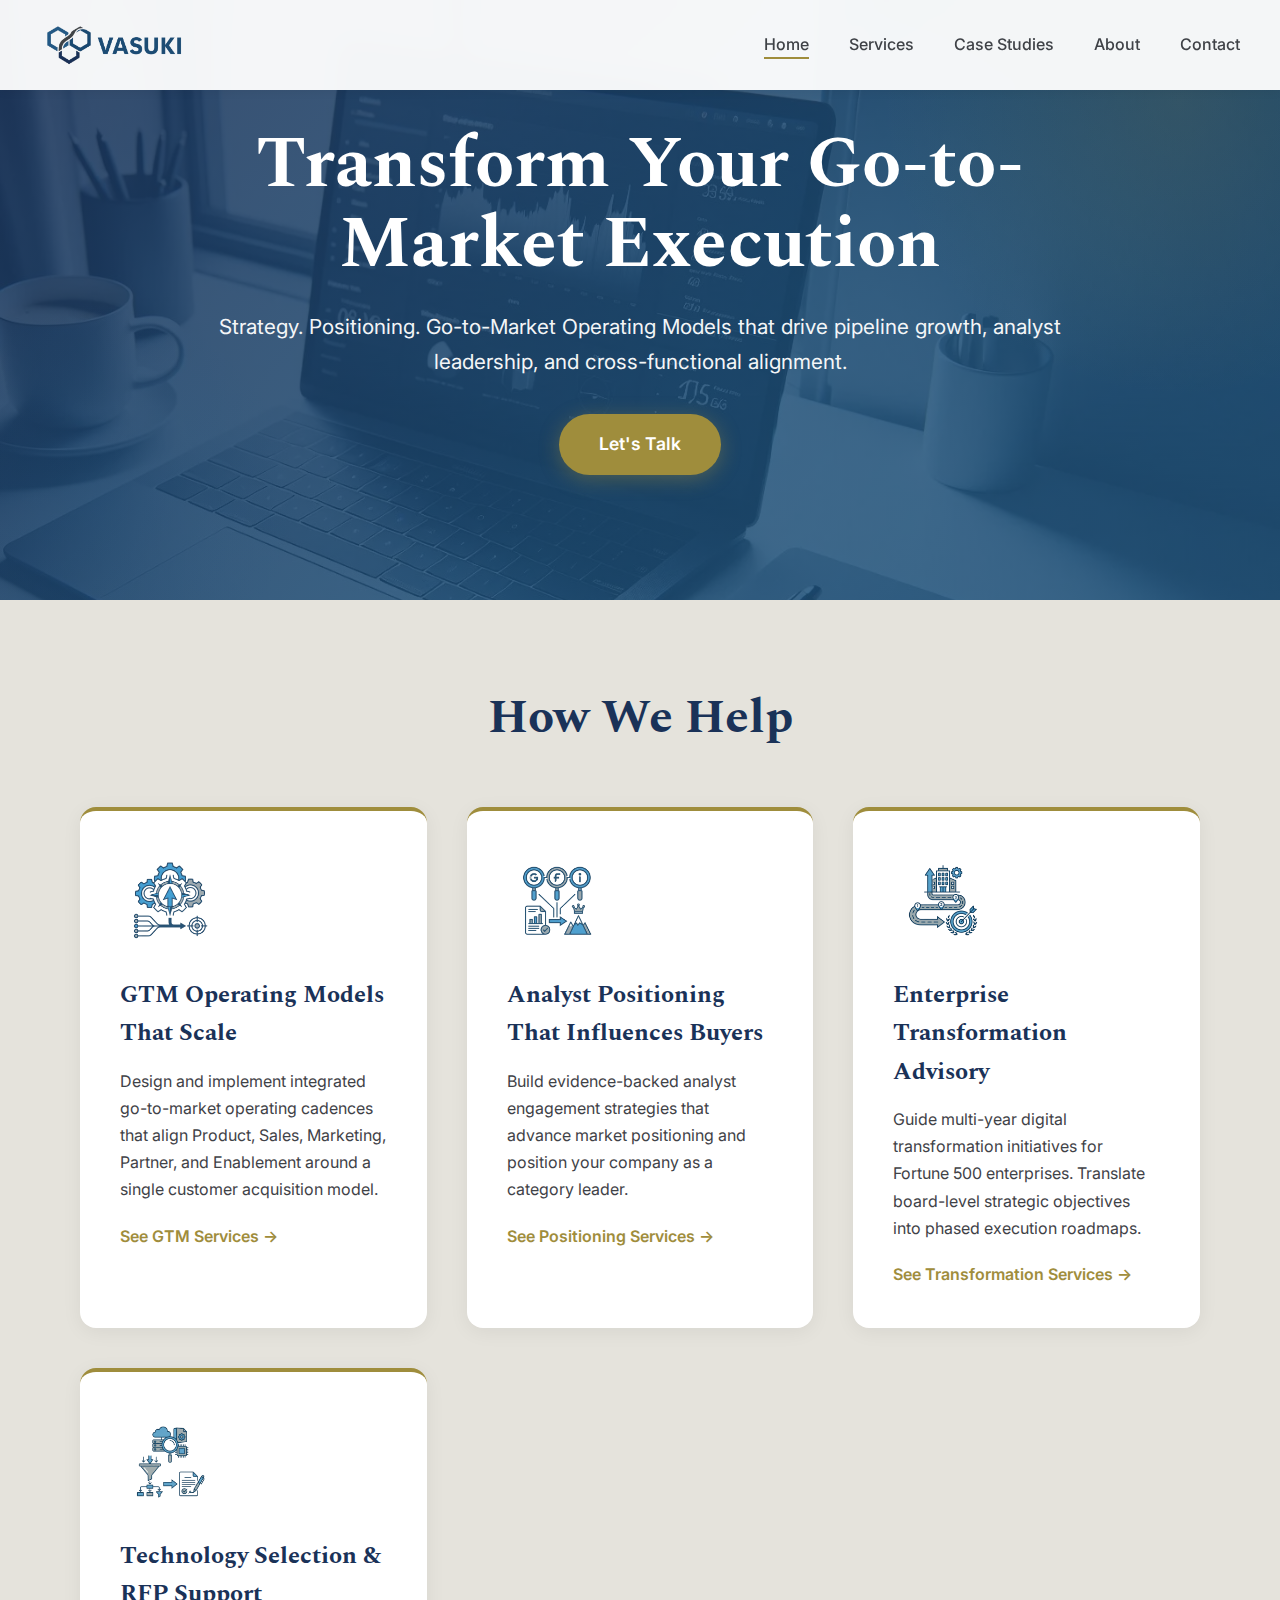
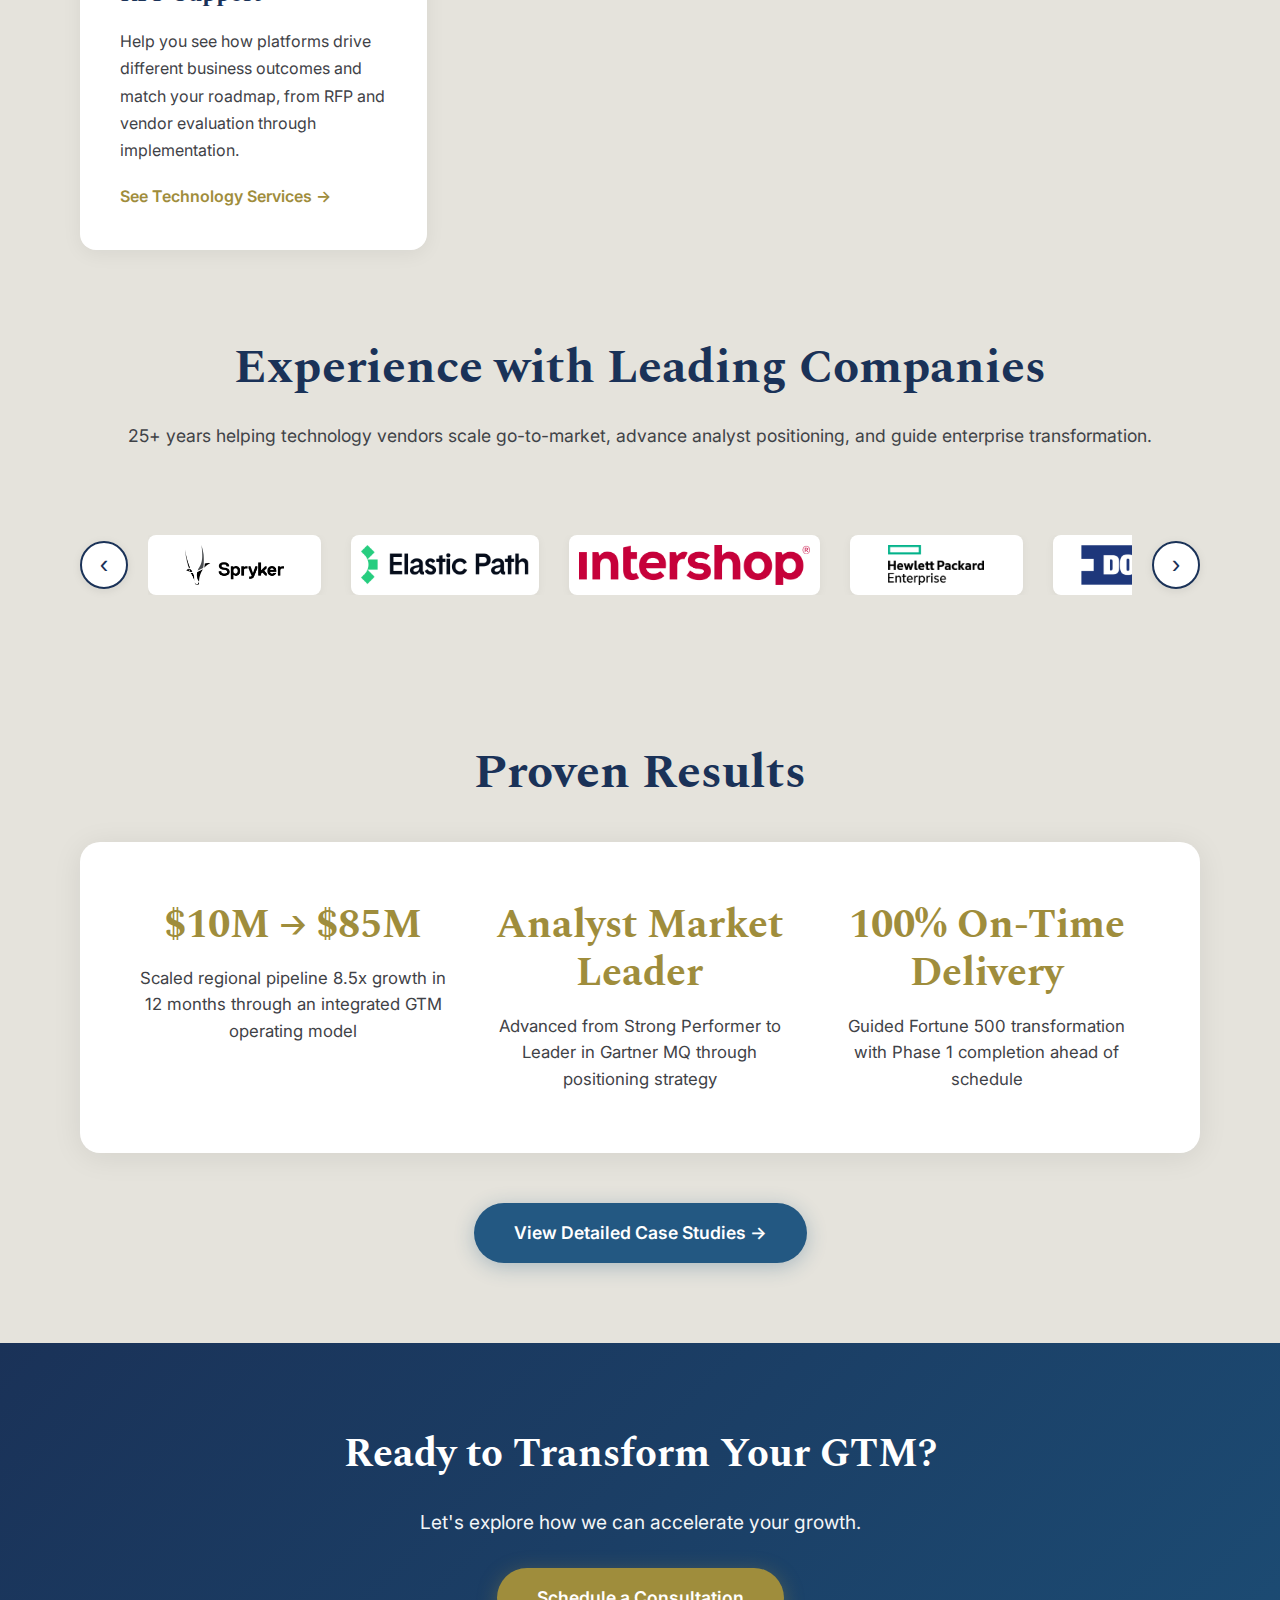
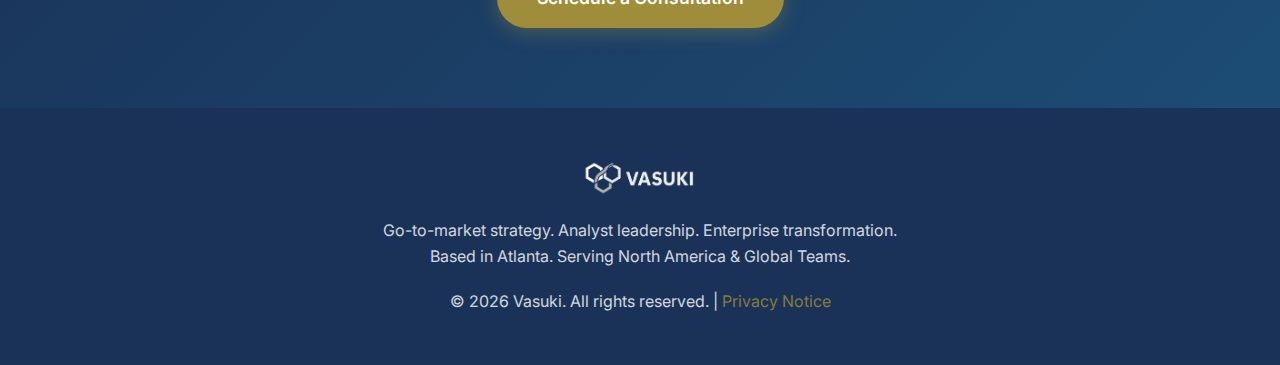
<file: index.html>
<!DOCTYPE html>
<html lang="en">
<head>
    <meta charset="UTF-8">
    <meta name="viewport" content="width=device-width, initial-scale=1.0">
    <title>Vasuki - Go-to-Market Strategy & Executive Advisory</title>
    <meta name="description" content="B2B software GTM strategy, analyst relations, and enterprise transformation advisory. 25+ years helping technology vendors scale go-to-market and achieve analyst leadership.">
    <meta name="keywords" content="GTM strategy, go-to-market consulting, analyst relations, Gartner positioning, Forrester, B2B software advisory, enterprise transformation, technology selection">
    <link rel="canonical" href="https://vasuki.biz/">
    <link href="https://fonts.googleapis.com/css2?family=Spectral:wght@400;600;700&family=Inter:wght@400;500;600&display=swap" rel="stylesheet">
    <link rel="stylesheet" href="styles.css">
    <link rel="icon" type="image/png" sizes="96x96" href="images/favicon-96x96.png">
    
    <!-- Structured Data for SEO -->
    <script type="application/ld+json">
    {
      "@context": "https://schema.org",
      "@type": "ProfessionalService",
      "name": "Vasuki",
      "description": "B2B software GTM strategy, analyst relations, and enterprise transformation advisory",
      "url": "https://vasuki.biz",
      "telephone": "",
      "address": {
        "@type": "PostalAddress",
        "addressLocality": "Atlanta",
        "addressRegion": "GA",
        "addressCountry": "US"
      },
      "founder": {
        "@type": "Person",
        "name": "Andrej Maihorn"
      },
      "areaServed": ["North America", "Global"],
      "serviceType": ["Go-to-Market Strategy", "Analyst Relations", "Enterprise Transformation", "Technology Selection"]
    }
    </script>
</head>
<body>
    <!-- Navigation -->
    <nav>
        <div class="nav-container">
            <a href="index.html" class="logo-link">
                <img src="images/Vasuki_Logo_long_transparent.png" alt="Vasuki logo" class="logo-desktop">
                <img src="images/Vasuki_Logo.png" alt="Vasuki logo" class="logo-mobile">
            </a>
            <ul class="nav-links">
                <li><a href="index.html" class="active">Home</a></li>
                <li><a href="services.html">Services</a></li>
                <li><a href="case-studies.html">Case Studies</a></li>
                <li><a href="about.html">About</a></li>
                <li><a href="contact.html">Contact</a></li>
            </ul>
        </div>
    </nav>

    <!-- HOME PAGE -->
    <div class="hero">
        <div class="hero-content">
            <h1>Transform Your Go-to-Market Execution</h1>
            <p>Strategy. Positioning. Go-to-Market Operating Models that drive pipeline growth, analyst leadership, and cross-functional alignment.</p>
            <a href="contact.html" class="cta-primary">Let's Talk</a>
        </div>
    </div>

    <div class="container">
        <h2 class="section-title">How We Help</h2>
        <div class="services-grid">
            <div class="service-card-home">
                <div class="service-icon-img">
                    <img src="images/Strategy_Alignment_Icon_transparent.png" alt="Icon representing GTM operating models and integrated go-to-market execution.">
                </div>
                <h3>GTM Operating Models That Scale</h3>
                <p>Design and implement integrated go-to-market operating cadences that align Product, Sales, Marketing, Partner, and Enablement around a single customer acquisition model.</p>
                <a href="services.html#gtm-strategy">See GTM Services →</a>
            </div>

            <div class="service-card-home">
                <div class="service-icon-img">
                    <img src="images/Analyst_Leadership_Icon_transparent.png" alt="Icon representing analyst positioning and market leadership.">
                </div>
                <h3>Analyst Positioning That Influences Buyers</h3>
                <p>Build evidence-backed analyst engagement strategies that advance market positioning and position your company as a category leader.</p>
                <a href="services.html#analyst-positioning">See Positioning Services →</a>
            </div>

            <div class="service-card-home">
                <div class="service-icon-img">
                    <img src="images/Target_Success_Icon_transparent.png" alt="Icon representing enterprise digital transformation.">
                </div>
                <h3>Enterprise Transformation Advisory</h3>
                <p>Guide multi-year digital transformation initiatives for Fortune 500 enterprises. Translate board-level strategic objectives into phased execution roadmaps.</p>
                <a href="services.html#enterprise-transformation">See Transformation Services →</a>
            </div>

            <div class="service-card-home">
                <div class="service-icon-img">
                    <img src="images/Technology_Selection_Icon_transparent.png" alt="Icon representing technology platform selection and RFP support">
                </div>
                <h3>Technology Selection & RFP Support</h3>
                <p>Help you see how platforms drive different business outcomes and match your roadmap, from RFP and vendor evaluation through implementation.</p>
                <a href="services.html#technology-selection">See Technology Services →</a>
            </div>
        </div>

        <h2 class="section-title" style="margin-bottom: 15px;">Experience with Leading Companies</h2>
        <p style="text-align: center; margin-bottom: 25px; font-size: 1.1rem;">25+ years helping technology vendors scale go-to-market, advance analyst positioning, and guide enterprise transformation.</p>
        
        <div class="logo-carousel">
            <button class="carousel-arrow carousel-arrow-left" aria-label="Previous logos">&#8249;</button>
            <div class="carousel-track-wrapper">
                <div class="carousel-track">
                    <div class="logo-item"><img src="images/Spryker_Logo.webp" alt="Spryker logo"></div>
                    <div class="logo-item"><img src="images/Elastic_Path_Logo.png" alt="Elastic Path logo"></div>
                    <div class="logo-item"><img src="images/Intershop_Logo.png" alt="Intershop logo"></div>
                    <div class="logo-item"><img src="images/HPE_Logo.png" alt="Hewlett Packard Enterprise logo"></div>
                    <div class="logo-item"><img src="images/Dover_Logo.png" alt="Dover Corporation logo"></div>
                    <div class="logo-item"><img src="images/Pall_Corporation_Logo.webp" alt="Pall Corporation logo"></div>
                </div>
            </div>
            <button class="carousel-arrow carousel-arrow-right" aria-label="Next logos">&#8250;</button>
        </div>

        <h2 class="section-title" style="margin-top: 80px; margin-bottom: 30px;">Proven Results</h2>
        <div class="stats-grid">
            <div class="stat">
                <h3>$10M → $85M</h3>
                <p>Scaled regional pipeline 8.5x growth in 12 months through an integrated GTM operating model</p>
            </div>
            <div class="stat">
                <h3>Analyst Market Leader</h3>
                <p>Advanced from Strong Performer to Leader in Gartner MQ through positioning strategy</p>
            </div>
            <div class="stat">
                <h3>100% On-Time Delivery</h3>
                <p>Guided Fortune 500 transformation with Phase 1 completion ahead of schedule</p>
            </div>
        </div>
        
        <div style="text-align: center; margin-top: 50px;">
            <a href="case-studies.html" class="cta-primary" style="background: var(--blue); box-shadow: 0 4px 20px rgba(35, 88, 130, 0.3);">View Detailed Case Studies →</a>
        </div>
    </div>

    <div style="background: linear-gradient(135deg, var(--navy) 0%, var(--blue-dark) 100%); padding: 80px 40px; text-align: center; color: white;">
        <h2 style="font-family: 'Spectral', serif; font-size: 2.5rem; margin-bottom: 20px;">Ready to Transform Your GTM?</h2>
        <p style="font-size: 1.2rem; margin-bottom: 30px; opacity: 0.95;">Let's explore how we can accelerate your growth.</p>
        <a href="contact.html" class="cta-primary">Schedule a Consultation</a>
    </div>

    <!-- Footer -->
    <footer>
        <div style="display: flex; justify-content: center; margin-bottom: 20px;">
            <img src="images/Vasuki_Logo_long_bright.png" alt="Vasuki logo" style="height: 40px; width: auto;">
        </div>
        <p>Go-to-market strategy. Analyst leadership. Enterprise transformation.</p>
        <p>Based in Atlanta. Serving North America & Global Teams.</p>
        <p style="margin-top: 20px;">© 2026 Vasuki. All rights reserved. | <a href="privacy.html" style="color: var(--gold); text-decoration: none;">Privacy Notice</a></p>
    </footer>

    <script src="script.js"></script>
</body>
</html>
</file>
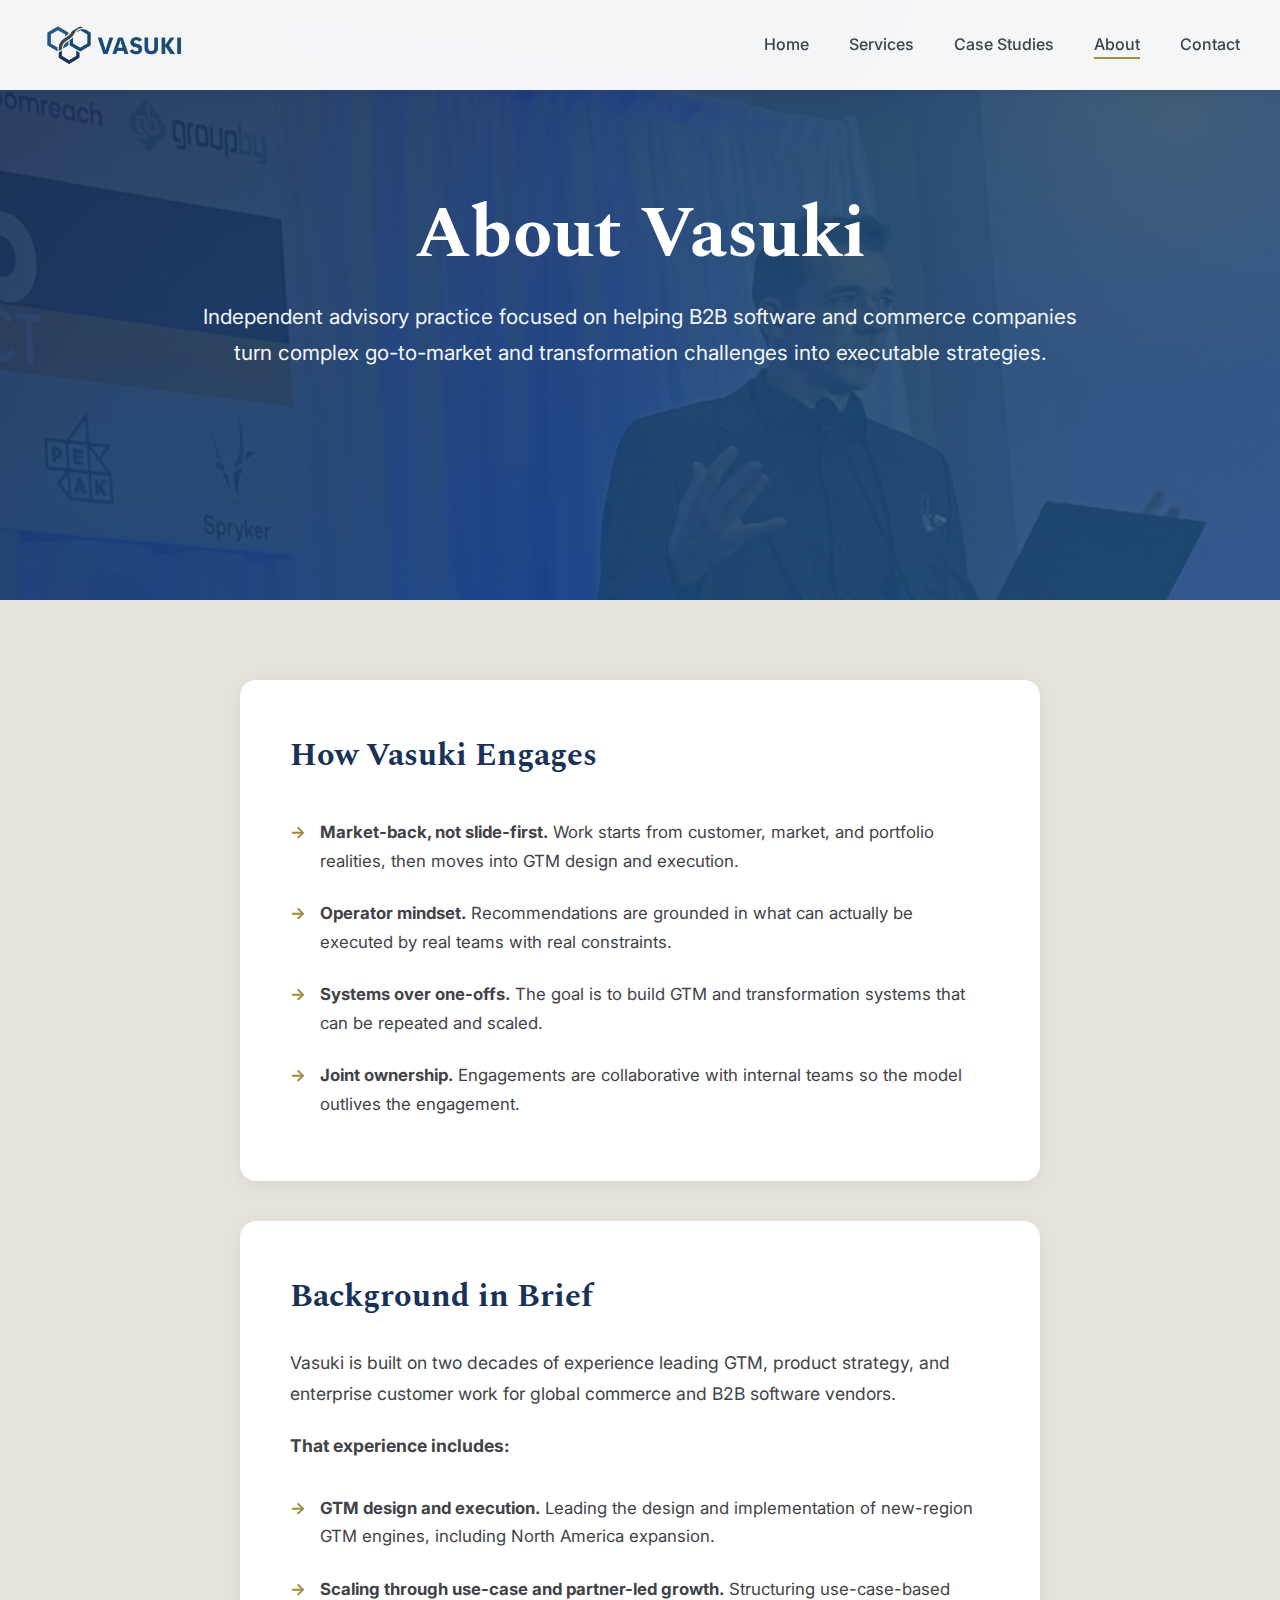
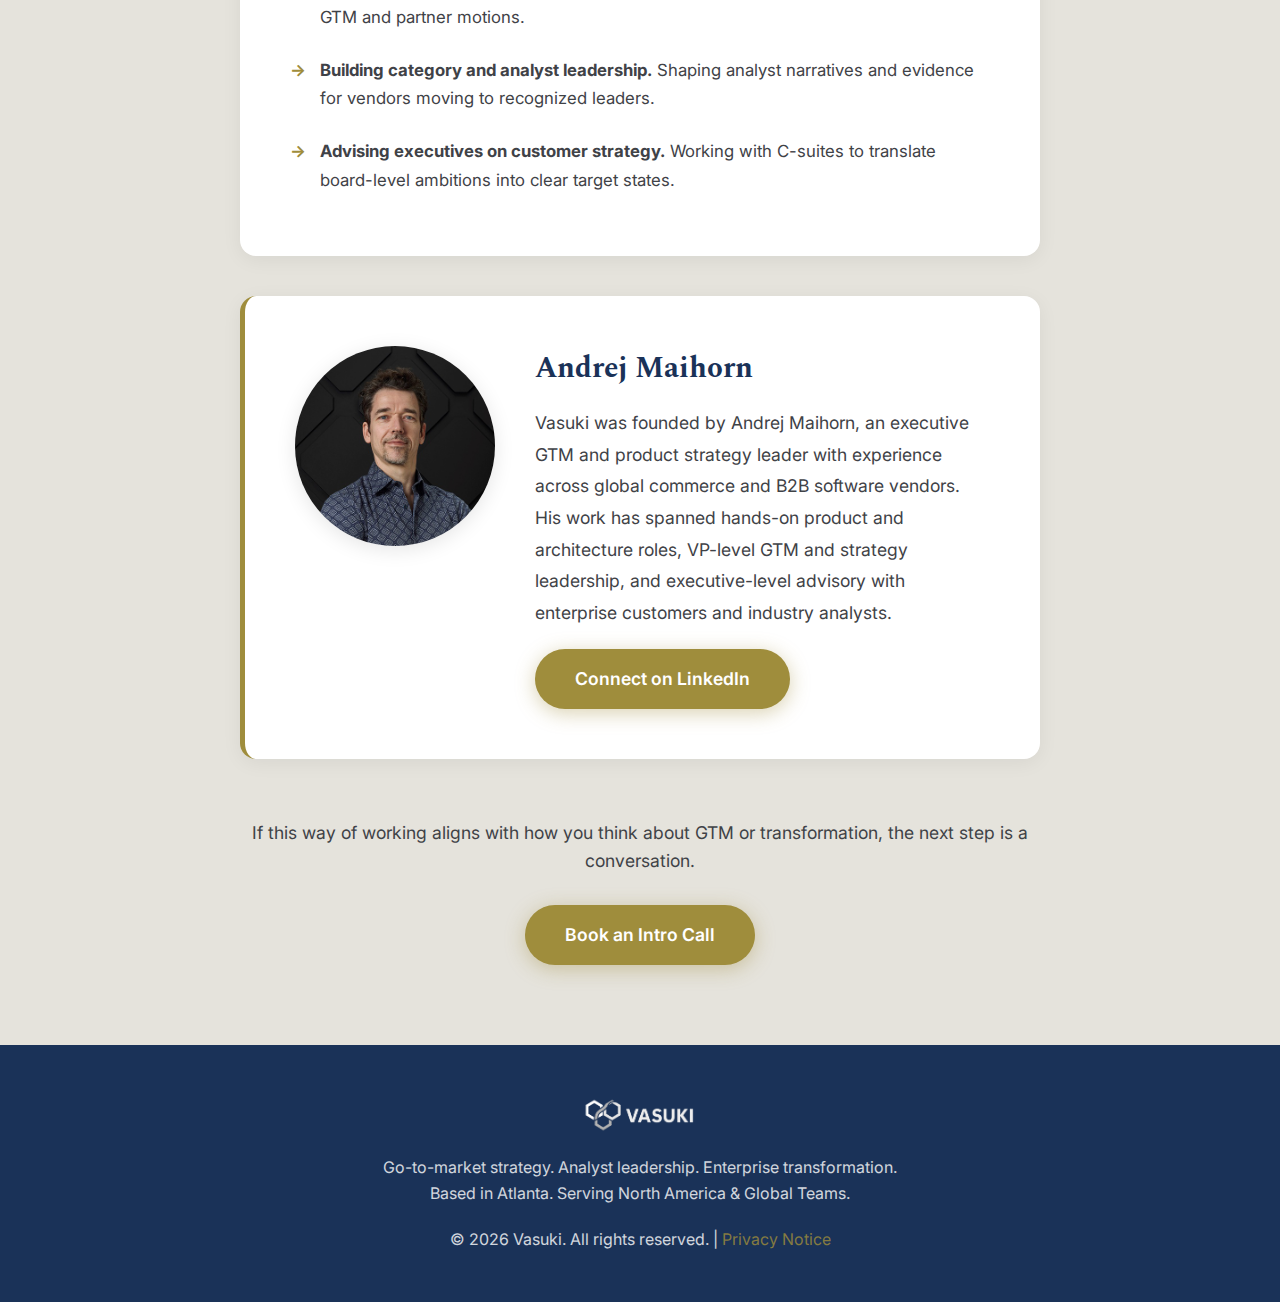
<file: about.html>
<!DOCTYPE html>
<html lang="en">
<head>
    <meta charset="UTF-8">
    <meta name="viewport" content="width=device-width, initial-scale=1.0">
    <title>About Vasuki - B2B Software GTM Advisory</title>
    <meta name="description" content="Independent GTM advisory practice founded by Andrej Maihorn. 25+ years leading go-to-market, analyst relations, and enterprise transformation for B2B software vendors.">
    <meta name="keywords" content="Andrej Maihorn, GTM consultant, B2B software advisory, go-to-market expert, analyst relations consultant, Atlanta GTM consulting">
    <link rel="canonical" href="https://vasuki.biz/about.html">
    <link href="https://fonts.googleapis.com/css2?family=Spectral:wght@400;600;700&family=Inter:wght@400;500;600&display=swap" rel="stylesheet">
    <link rel="stylesheet" href="styles.css">
    <link rel="icon" type="image/png" sizes="96x96" href="images/favicon-96x96.png">
</head>
<body class="about-page">
    <!-- Navigation -->
    <nav>
        <div class="nav-container">
            <a href="index.html" class="logo-link">
                <img src="images/Vasuki_Logo_long_transparent.png" alt="Vasuki logo" class="logo-desktop">
                <img src="images/Vasuki_Logo.png" alt="Vasuki logo" class="logo-mobile">
            </a>
            <ul class="nav-links">
                <li><a href="index.html">Home</a></li>
                <li><a href="services.html">Services</a></li>
                <li><a href="case-studies.html">Case Studies</a></li>
                <li><a href="about.html" class="active">About</a></li>
                <li><a href="contact.html">Contact</a></li>
            </ul>
            <button class="mobile-menu-toggle" aria-label="Toggle mobile menu">
                <span></span>
                <span></span>
                <span></span>
            </button>
        </div>
    </nav>

    <!-- ABOUT PAGE -->
    <div class="hero">
        <div class="hero-content">
            <h1>About Vasuki</h1>
            <p>Independent advisory practice focused on helping B2B software and commerce companies turn complex go-to-market and transformation challenges into executable strategies.</p>
        </div>
    </div>

    <div class="container">
        <div class="about-content">
            <div class="about-section">
                <h2>How Vasuki Engages</h2>
                <ul>
                    <li><strong>Market-back, not slide-first.</strong> Work starts from customer, market, and portfolio realities, then moves into GTM design and execution.</li>
                    <li><strong>Operator mindset.</strong> Recommendations are grounded in what can actually be executed by real teams with real constraints.</li>
                    <li><strong>Systems over one-offs.</strong> The goal is to build GTM and transformation systems that can be repeated and scaled.</li>
                    <li><strong>Joint ownership.</strong> Engagements are collaborative with internal teams so the model outlives the engagement.</li>
                </ul>
            </div>

            <div class="about-section">
                <h2>Background in Brief</h2>
                <p>Vasuki is built on two decades of experience leading GTM, product strategy, and enterprise customer work for global commerce and B2B software vendors.</p>
                
                <p><strong>That experience includes:</strong></p>
                <ul>
                    <li><strong>GTM design and execution.</strong> Leading the design and implementation of new-region GTM engines, including North America expansion.</li>
                    <li><strong>Scaling through use-case and partner-led growth.</strong> Structuring use-case-based GTM and partner motions.</li>
                    <li><strong>Building category and analyst leadership.</strong> Shaping analyst narratives and evidence for vendors moving to recognized leaders.</li>
                    <li><strong>Advising executives on customer strategy.</strong> Working with C-suites to translate board-level ambitions into clear target states.</li>
                </ul>
            </div>

            <div class="founder-card">
                <div class="founder-image-wrapper">
                    <img src="images/Andrej_Maihorn_2022_sq.jpg" alt="Portrait of Andrej Maihorn, founder of Vasuki and executive go-to-market and product strategy leader." class="founder-photo">
                </div>
                <div class="founder-info">
                    <h3>Andrej Maihorn</h3>
                    <p>Vasuki was founded by Andrej Maihorn, an executive GTM and product strategy leader with experience across global commerce and B2B software vendors. His work has spanned hands-on product and architecture roles, VP-level GTM and strategy leadership, and executive-level advisory with enterprise customers and industry analysts.</p>
                    <a href="https://www.linkedin.com/in/amaihorn/" class="cta-primary" target="_blank" rel="noopener">Connect on LinkedIn</a>
                </div>
            </div>

            <div style="text-align: center; margin-top: 60px;">
                <p style="font-size: 1.1rem; margin-bottom: 30px;">If this way of working aligns with how you think about GTM or transformation, the next step is a conversation.</p>
                <a href="contact.html" class="cta-primary">Book an Intro Call</a>
            </div>
        </div>
    </div>

    <!-- Footer -->
    <footer>
        <div style="display: flex; justify-content: center; margin-bottom: 20px;"><img src="images/Vasuki_Logo_long_bright.png" alt="Vasuki logo" style="height: 40px; width: auto;"></div>
        <p>Go-to-market strategy. Analyst leadership. Enterprise transformation.</p>
        <p>Based in Atlanta. Serving North America & Global Teams.</p>
        <p style="margin-top: 20px;">© 2026 Vasuki. All rights reserved. | <a href="privacy.html" style="color: var(--gold); text-decoration: none;">Privacy Notice</a></p>
    </footer>

    <script src="script.js"></script>
</body>
</html>
</file>
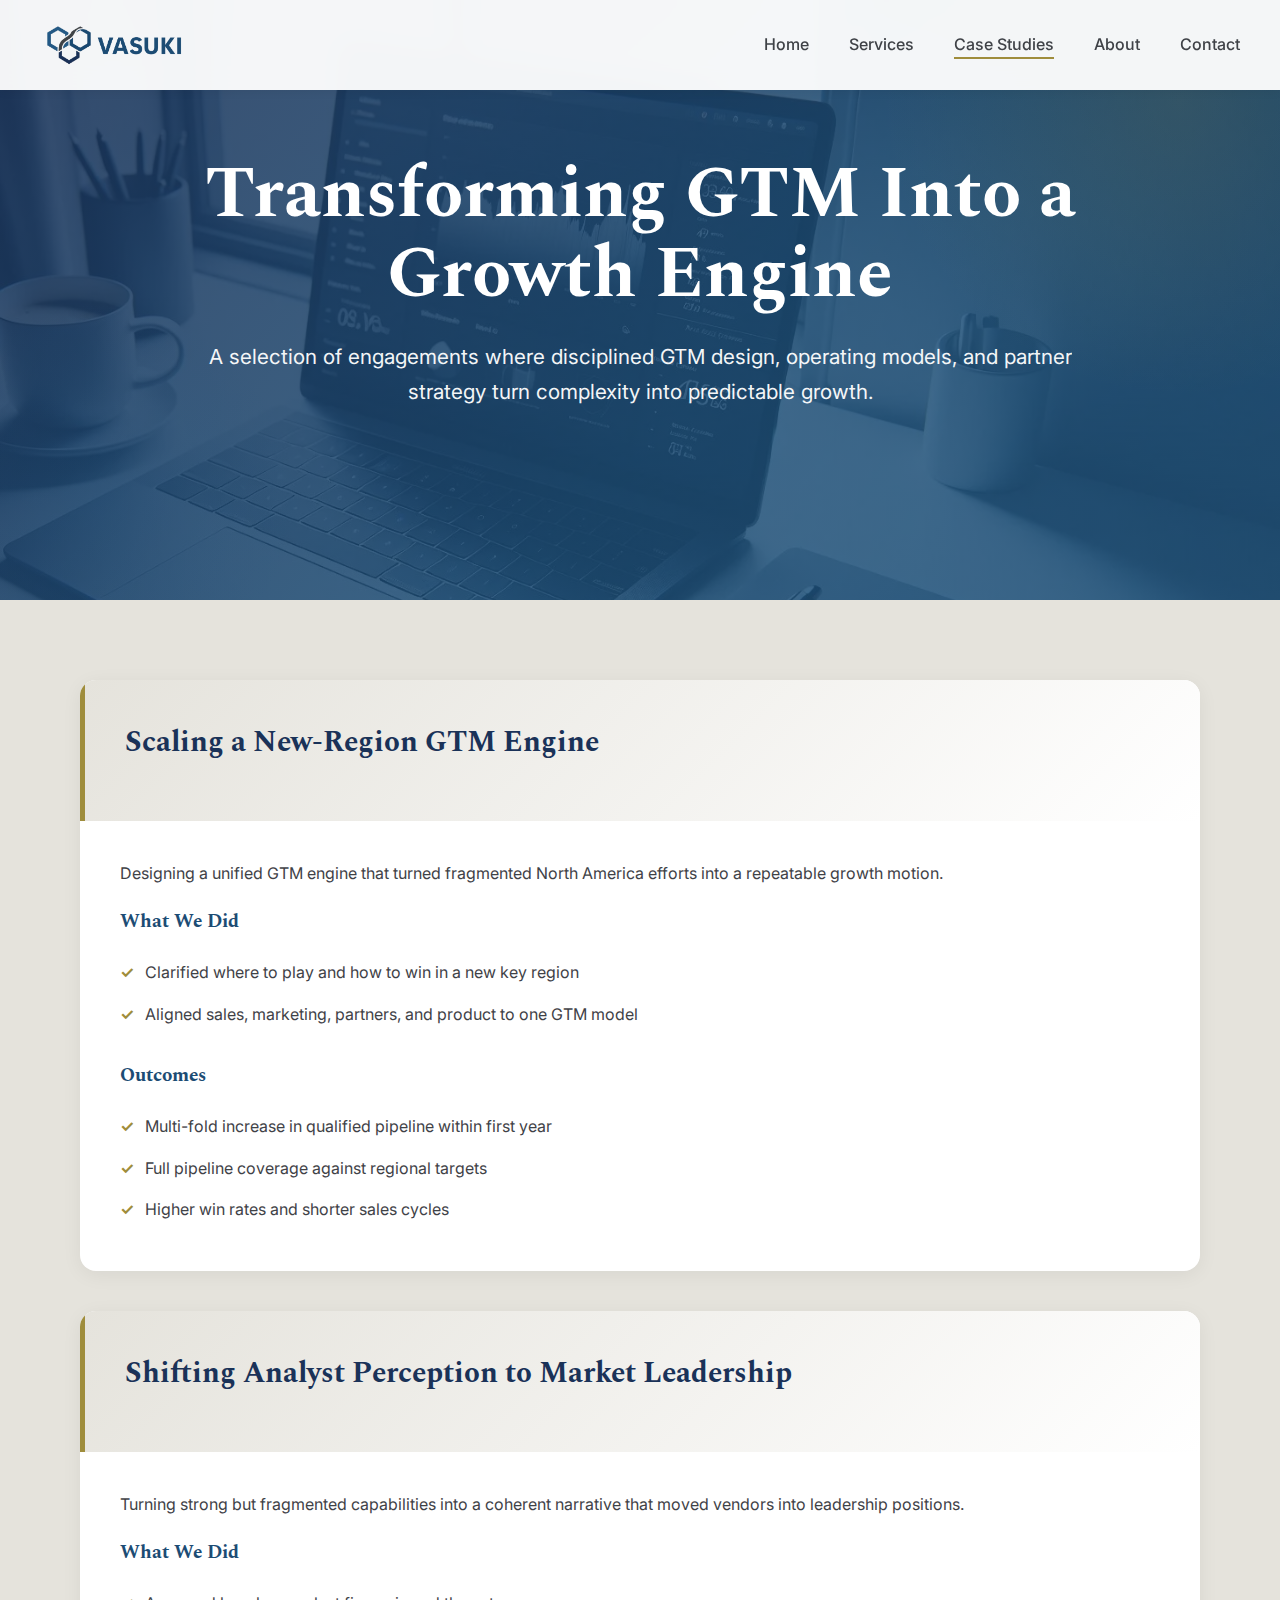
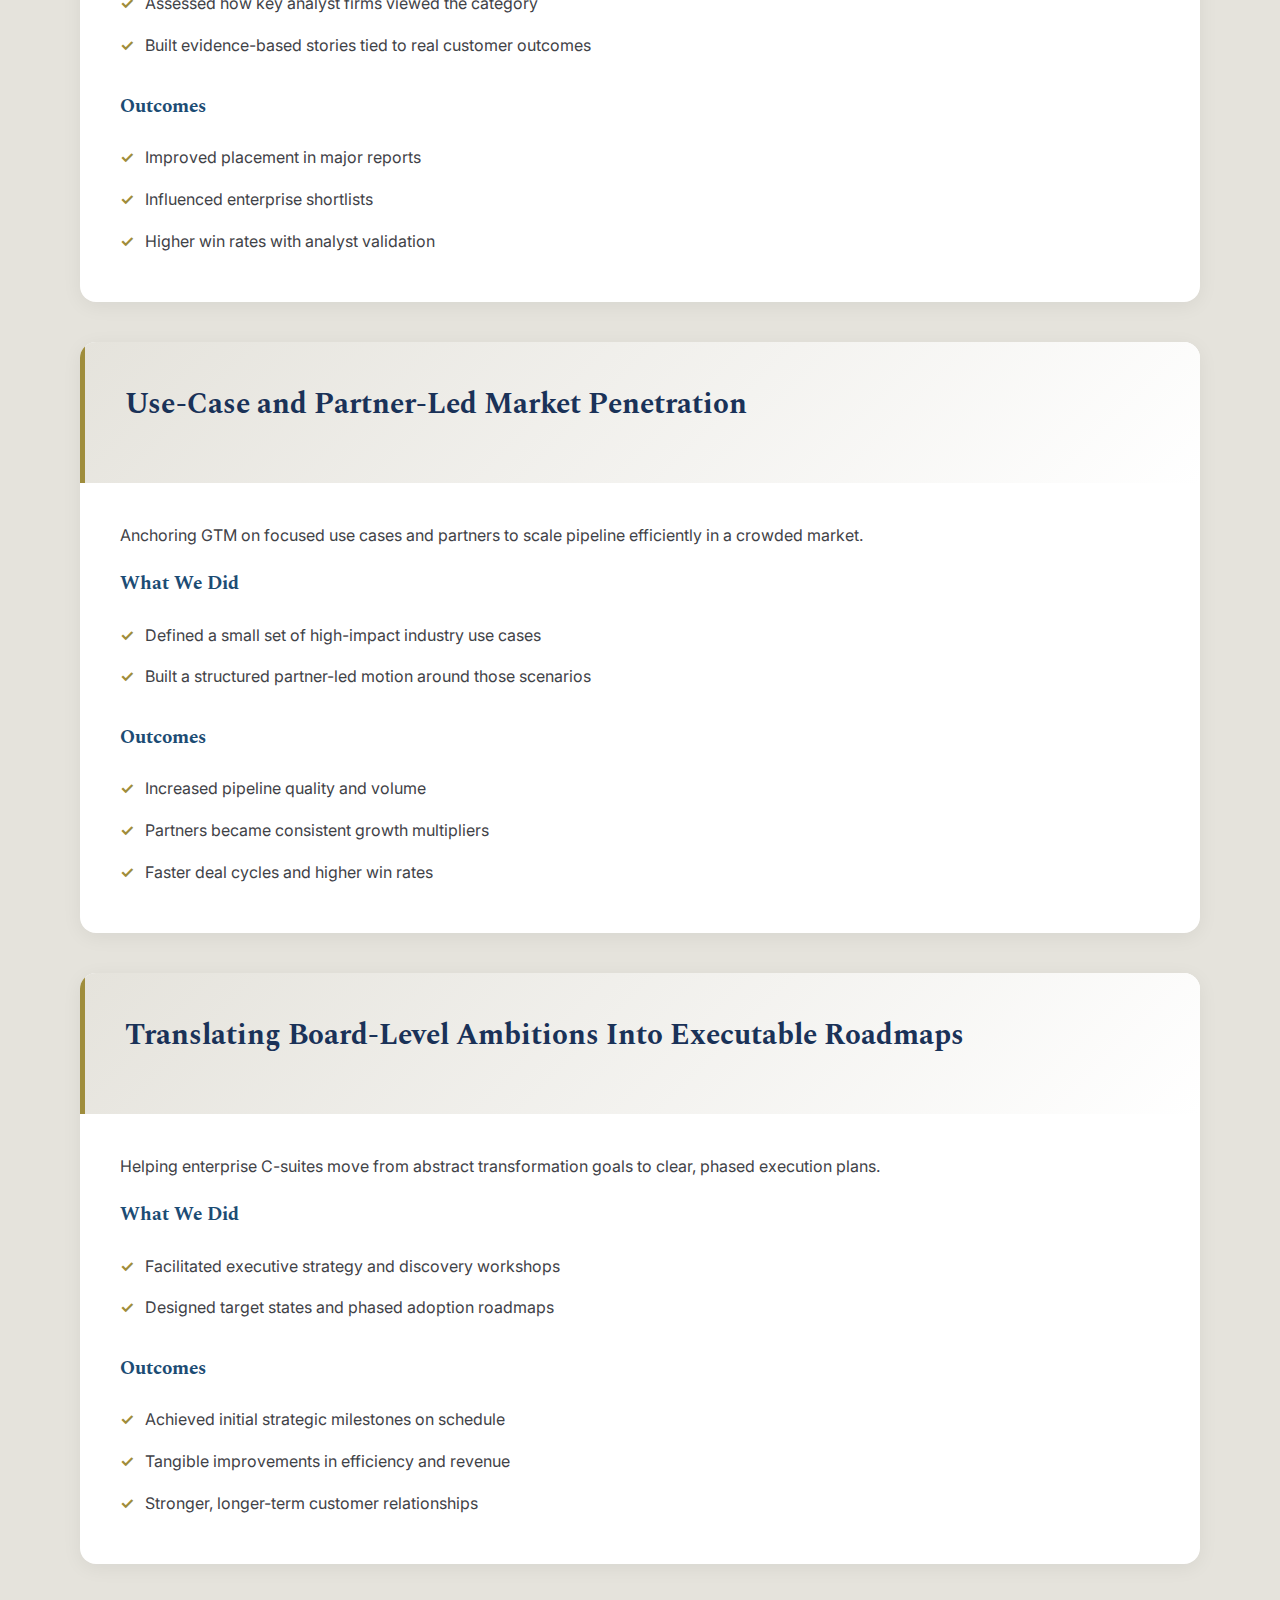
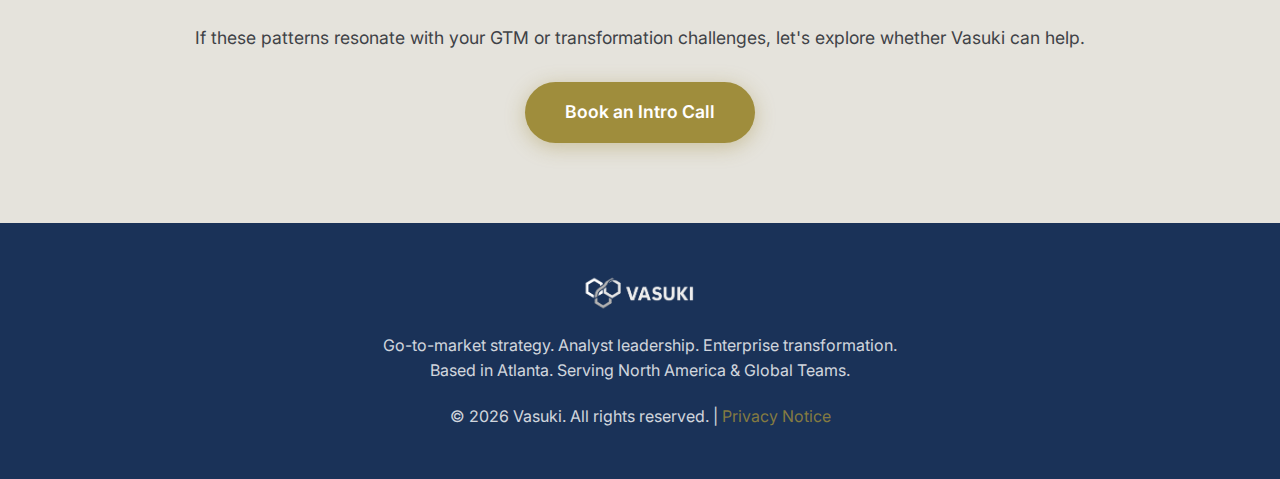
<file: case-studies.html>
<!DOCTYPE html>
<html lang="en">
<head>
    <meta charset="UTF-8">
    <meta name="viewport" content="width=device-width, initial-scale=1.0">
    <title>Case Studies - GTM Success Stories - Vasuki</title>
    <meta name="description" content="Real results: 8.5x pipeline growth, Gartner Leader positioning, Fortune 500 transformation success. See how Vasuki helps B2B software companies scale GTM.">
    <meta name="keywords" content="GTM case studies, analyst positioning results, B2B software growth, pipeline scaling, Gartner Leader, enterprise transformation">
    <link rel="canonical" href="https://vasuki.biz/case-studies.html">
    <link href="https://fonts.googleapis.com/css2?family=Spectral:wght@400;600;700&family=Inter:wght@400;500;600&display=swap" rel="stylesheet">
    <link rel="stylesheet" href="styles.css">
    <link rel="icon" type="image/png" sizes="96x96" href="images/favicon-96x96.png">
</head>
<body>
    <!-- Navigation -->
    <nav>
        <div class="nav-container">
            <a href="index.html" class="logo-link">
                <img src="images/Vasuki_Logo_long_transparent.png" alt="Vasuki logo" class="logo-desktop">
                <img src="images/Vasuki_Logo.png" alt="Vasuki logo" class="logo-mobile">
            </a>
            <ul class="nav-links">
                <li><a href="index.html">Home</a></li>
                <li><a href="services.html">Services</a></li>
                <li><a href="case-studies.html" class="active">Case Studies</a></li>
                <li><a href="about.html">About</a></li>
                <li><a href="contact.html">Contact</a></li>
            </ul>
            <button class="mobile-menu-toggle" aria-label="Toggle mobile menu">
                <span></span>
                <span></span>
                <span></span>
            </button>
        </div>
    </nav>

    <!-- CASE STUDIES PAGE -->
    <div class="hero">
        <div class="hero-content">
            <h1>Transforming GTM Into a Growth Engine</h1>
            <p>A selection of engagements where disciplined GTM design, operating models, and partner strategy turn complexity into predictable growth.</p>
        </div>
    </div>

    <div class="container">
        <div class="case-studies-grid">
            <div class="case-study-card" id="gtm-engine">
                <div class="case-study-header">
                    <h3>Scaling a New-Region GTM Engine</h3>
                </div>
                <div class="case-study-body">
                    <p style="margin-bottom: 20px;">Designing a unified GTM engine that turned fragmented North America efforts into a repeatable growth motion.</p>
                    
                    <h4>What We Did</h4>
                    <ul>
                        <li>Clarified where to play and how to win in a new key region</li>
                        <li>Aligned sales, marketing, partners, and product to one GTM model</li>
                    </ul>
                    
                    <h4 style="margin-top: 25px;">Outcomes</h4>
                    <ul>
                        <li>Multi-fold increase in qualified pipeline within first year</li>
                        <li>Full pipeline coverage against regional targets</li>
                        <li>Higher win rates and shorter sales cycles</li>
                    </ul>
                </div>
            </div>

            <div class="case-study-card" id="analyst-leadership">
                <div class="case-study-header">
                    <h3>Shifting Analyst Perception to Market Leadership</h3>
                </div>
                <div class="case-study-body">
                    <p style="margin-bottom: 20px;">Turning strong but fragmented capabilities into a coherent narrative that moved vendors into leadership positions.</p>
                    
                    <h4>What We Did</h4>
                    <ul>
                        <li>Assessed how key analyst firms viewed the category</li>
                        <li>Built evidence-based stories tied to real customer outcomes</li>
                    </ul>
                    
                    <h4 style="margin-top: 25px;">Outcomes</h4>
                    <ul>
                        <li>Improved placement in major reports</li>
                        <li>Influenced enterprise shortlists</li>
                        <li>Higher win rates with analyst validation</li>
                    </ul>
                </div>
            </div>

            <div class="case-study-card">
                <div class="case-study-header">
                    <h3>Use-Case and Partner-Led Market Penetration</h3>
                </div>
                <div class="case-study-body">
                    <p style="margin-bottom: 20px;">Anchoring GTM on focused use cases and partners to scale pipeline efficiently in a crowded market.</p>
                    
                    <h4>What We Did</h4>
                    <ul>
                        <li>Defined a small set of high-impact industry use cases</li>
                        <li>Built a structured partner-led motion around those scenarios</li>
                    </ul>
                    
                    <h4 style="margin-top: 25px;">Outcomes</h4>
                    <ul>
                        <li>Increased pipeline quality and volume</li>
                        <li>Partners became consistent growth multipliers</li>
                        <li>Faster deal cycles and higher win rates</li>
                    </ul>
                </div>
            </div>

            <div class="case-study-card" id="enterprise-transformation">
                <div class="case-study-header">
                    <h3>Translating Board-Level Ambitions Into Executable Roadmaps</h3>
                </div>
                <div class="case-study-body">
                    <p style="margin-bottom: 20px;">Helping enterprise C-suites move from abstract transformation goals to clear, phased execution plans.</p>
                    
                    <h4>What We Did</h4>
                    <ul>
                        <li>Facilitated executive strategy and discovery workshops</li>
                        <li>Designed target states and phased adoption roadmaps</li>
                    </ul>
                    
                    <h4 style="margin-top: 25px;">Outcomes</h4>
                    <ul>
                        <li>Achieved initial strategic milestones on schedule</li>
                        <li>Tangible improvements in efficiency and revenue</li>
                        <li>Stronger, longer-term customer relationships</li>
                    </ul>
                </div>
            </div>
        </div>

        <div style="text-align: center; margin-top: 60px;">
            <p style="font-size: 1.1rem; margin-bottom: 30px;">If these patterns resonate with your GTM or transformation challenges, let's explore whether Vasuki can help.</p>
            <a href="contact.html" class="cta-primary">Book an Intro Call</a>
        </div>
    </div>

    <!-- Footer -->
    <footer>
        <div style="display: flex; justify-content: center; margin-bottom: 20px;"><img src="images/Vasuki_Logo_long_bright.png" alt="Vasuki logo" style="height: 40px; width: auto;"></div>
        <p>Go-to-market strategy. Analyst leadership. Enterprise transformation.</p>
        <p>Based in Atlanta. Serving North America & Global Teams.</p>
        <p style="margin-top: 20px;">© 2026 Vasuki. All rights reserved. | <a href="privacy.html" style="color: var(--gold); text-decoration: none;">Privacy Notice</a></p>
    </footer>

    <script src="script.js"></script>
</body>
</html>
</file>
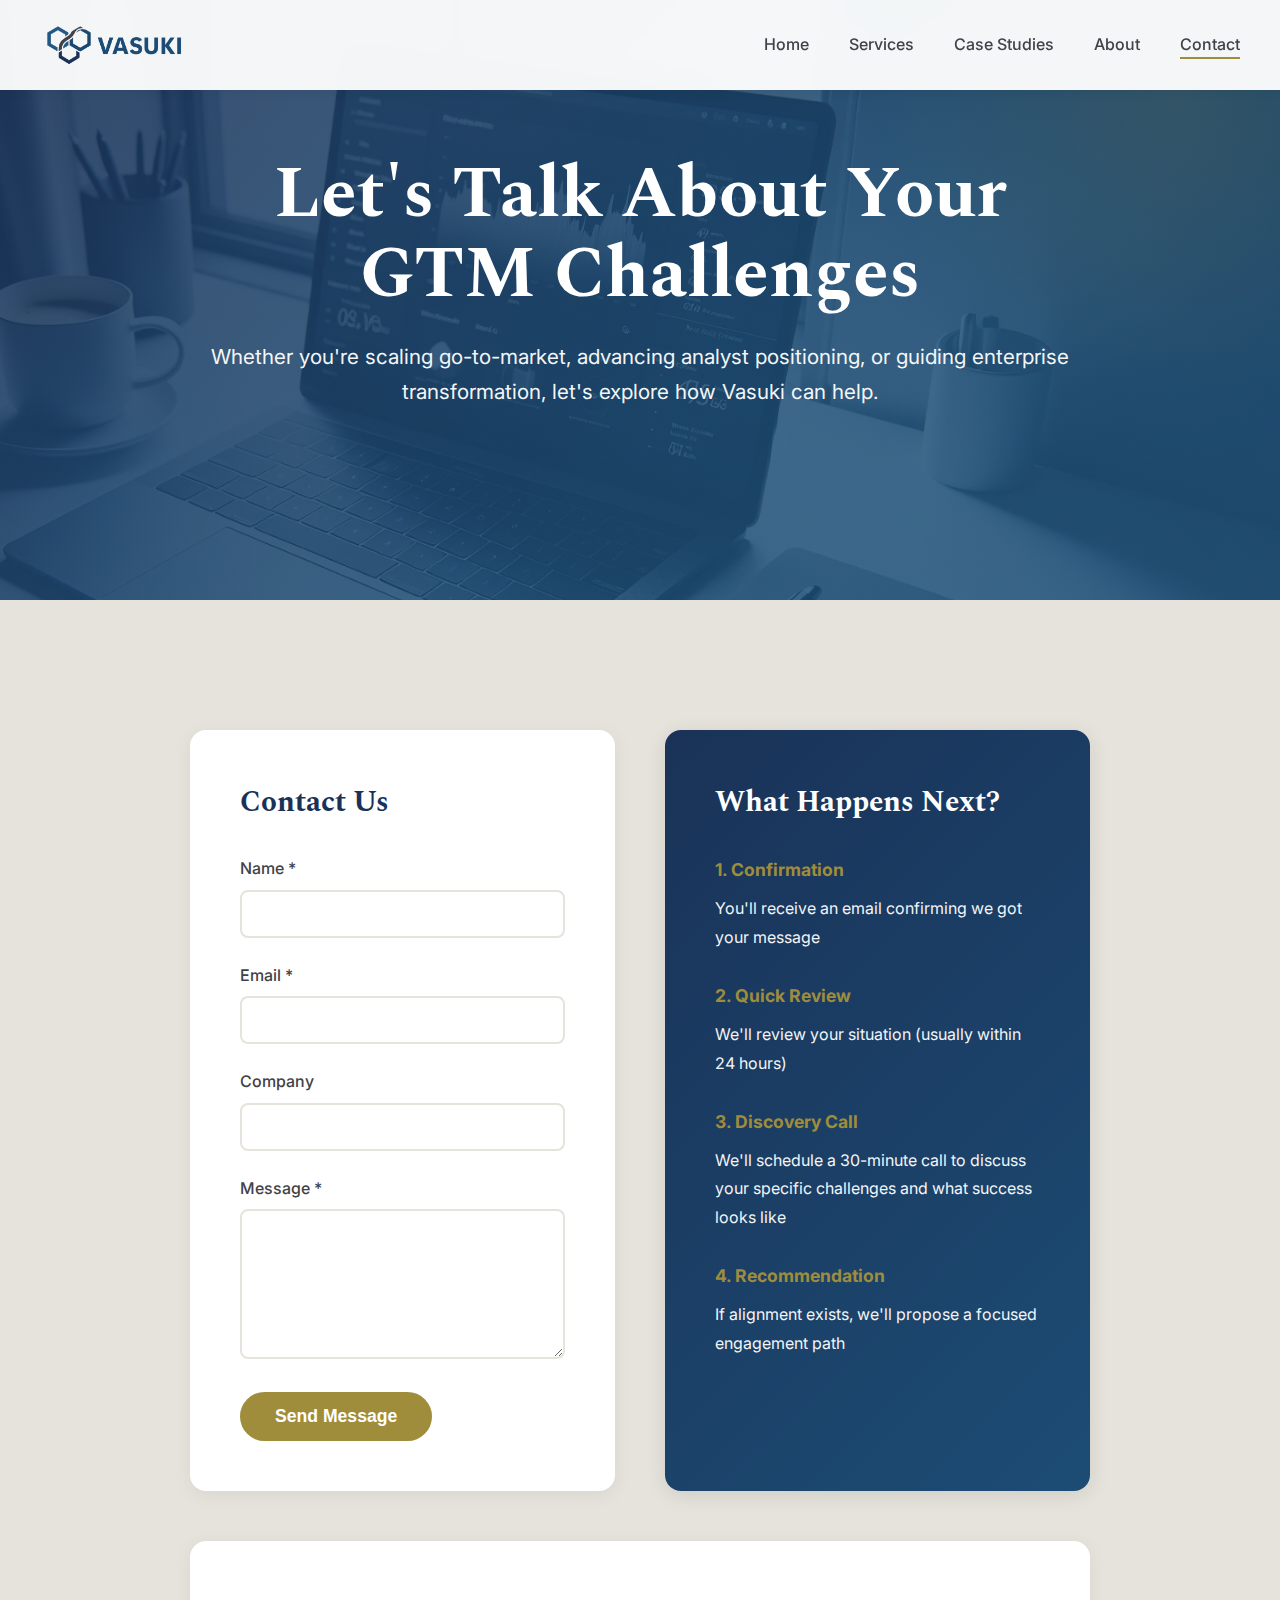
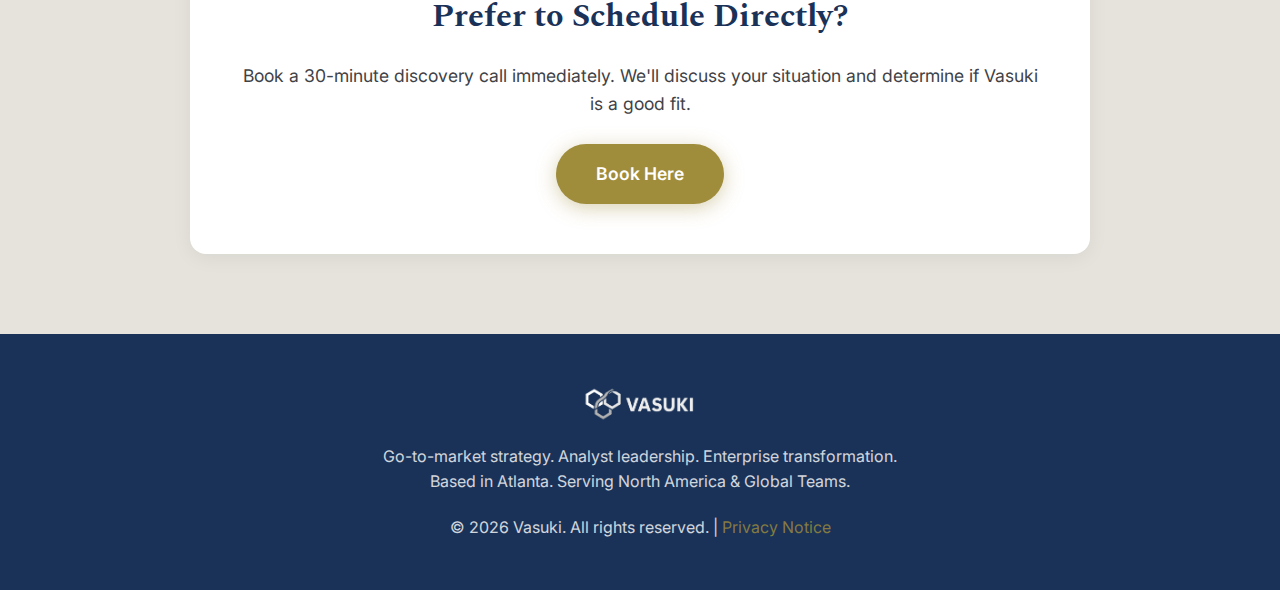
<file: contact.html>
<!DOCTYPE html>
<html lang="en">
<head>
    <meta charset="UTF-8">
    <meta name="viewport" content="width=device-width, initial-scale=1.0">
    <title>Contact Vasuki - GTM Strategy Consultation</title>
    <meta name="description" content="Schedule a consultation to discuss your go-to-market challenges, analyst positioning needs, or enterprise transformation initiatives. Based in Atlanta, serving North America.">
    <meta name="keywords" content="GTM consultation, contact Vasuki, schedule GTM advisory, B2B software consulting, Atlanta consultant">
    <link rel="canonical" href="https://vasuki.biz/contact.html">
    <link href="https://fonts.googleapis.com/css2?family=Spectral:wght@400;600;700&family=Inter:wght@400;500;600&display=swap" rel="stylesheet">
    <link rel="stylesheet" href="styles.css">
    <link rel="icon" type="image/png" sizes="96x96" href="images/favicon-96x96.png">
</head>
<body>
    <!-- Navigation -->
    <nav>
        <div class="nav-container">
            <a href="index.html" class="logo-link">
                <img src="images/Vasuki_Logo_long_transparent.png" alt="Vasuki logo" class="logo-desktop">
                <img src="images/Vasuki_Logo.png" alt="Vasuki logo" class="logo-mobile">
            </a>
            <ul class="nav-links">
                <li><a href="index.html">Home</a></li>
                <li><a href="services.html">Services</a></li>
                <li><a href="case-studies.html">Case Studies</a></li>
                <li><a href="about.html">About</a></li>
                <li><a href="contact.html" class="active">Contact</a></li>
            </ul>
        </div>
    </nav>

    <!-- CONTACT PAGE -->
    <div class="hero">
        <div class="hero-content">
            <h1>Let's Talk About Your GTM Challenges</h1>
            <p>Whether you're scaling go-to-market, advancing analyst positioning, or guiding enterprise transformation, let's explore how Vasuki can help.</p>
        </div>
    </div>

    <div class="container">
        <div class="contact-content">
            <div class="contact-grid">
                <div class="contact-form">
                    <h3>Contact Us</h3>
                    <form action="https://formspree.io/f/YOUR-FORM-ID" method="POST" id="contact-form">
                        <div class="form-group">
                            <label>Name *</label>
                            <input type="text" name="name" required>
                        </div>
                        <div class="form-group">
                            <label>Email *</label>
                            <input type="email" name="email" required>
                        </div>
                        <div class="form-group">
                            <label>Company</label>
                            <input type="text" name="company">
                        </div>
                        <div class="form-group">
                            <label>Message *</label>
                            <textarea name="message" required></textarea>
                        </div>
                        <button type="submit" class="submit-btn">Send Message</button>
                    </form>
                </div>

                <div class="contact-info">
                    <h3>What Happens Next?</h3>
                    <div class="info-item">
                        <h4>1. Confirmation</h4>
                        <p>You'll receive an email confirming we got your message</p>
                    </div>
                    <div class="info-item">
                        <h4>2. Quick Review</h4>
                        <p>We'll review your situation (usually within 24 hours)</p>
                    </div>
                    <div class="info-item">
                        <h4>3. Discovery Call</h4>
                        <p>We'll schedule a 30-minute call to discuss your specific challenges and what success looks like</p>
                    </div>
                    <div class="info-item">
                        <h4>4. Recommendation</h4>
                        <p>If alignment exists, we'll propose a focused engagement path</p>
                    </div>
                </div>
            </div>

            <div style="background: white; padding: 50px; border-radius: 16px; margin-top: 50px; text-align: center; box-shadow: 0 4px 20px rgba(0,0,0,0.06);">
                <h3 style="font-family: 'Spectral', serif; font-size: 2rem; color: var(--navy); margin-bottom: 20px;">Prefer to Schedule Directly?</h3>
                <p style="margin-bottom: 25px; font-size: 1.1rem;">Book a 30-minute discovery call immediately. We'll discuss your situation and determine if Vasuki is a good fit.</p>
                <a href="https://calendly.com/andrej-vasuki/30min" class="cta-primary" target="_blank" rel="noopener">Book Here</a>
            </div>
        </div>
    </div>

    <!-- Footer -->
    <footer>
        <div style="display: flex; justify-content: center; margin-bottom: 20px;"><img src="images/Vasuki_Logo_long_bright.png" alt="Vasuki logo" style="height: 40px; width: auto;"></div>
        <p>Go-to-market strategy. Analyst leadership. Enterprise transformation.</p>
        <p>Based in Atlanta. Serving North America & Global Teams.</p>
        <p style="margin-top: 20px;">© 2026 Vasuki. All rights reserved. | <a href="privacy.html" style="color: var(--gold); text-decoration: none;">Privacy Notice</a></p>
    </footer>

    <script src="script.js"></script>
</body>
</html>
</file>
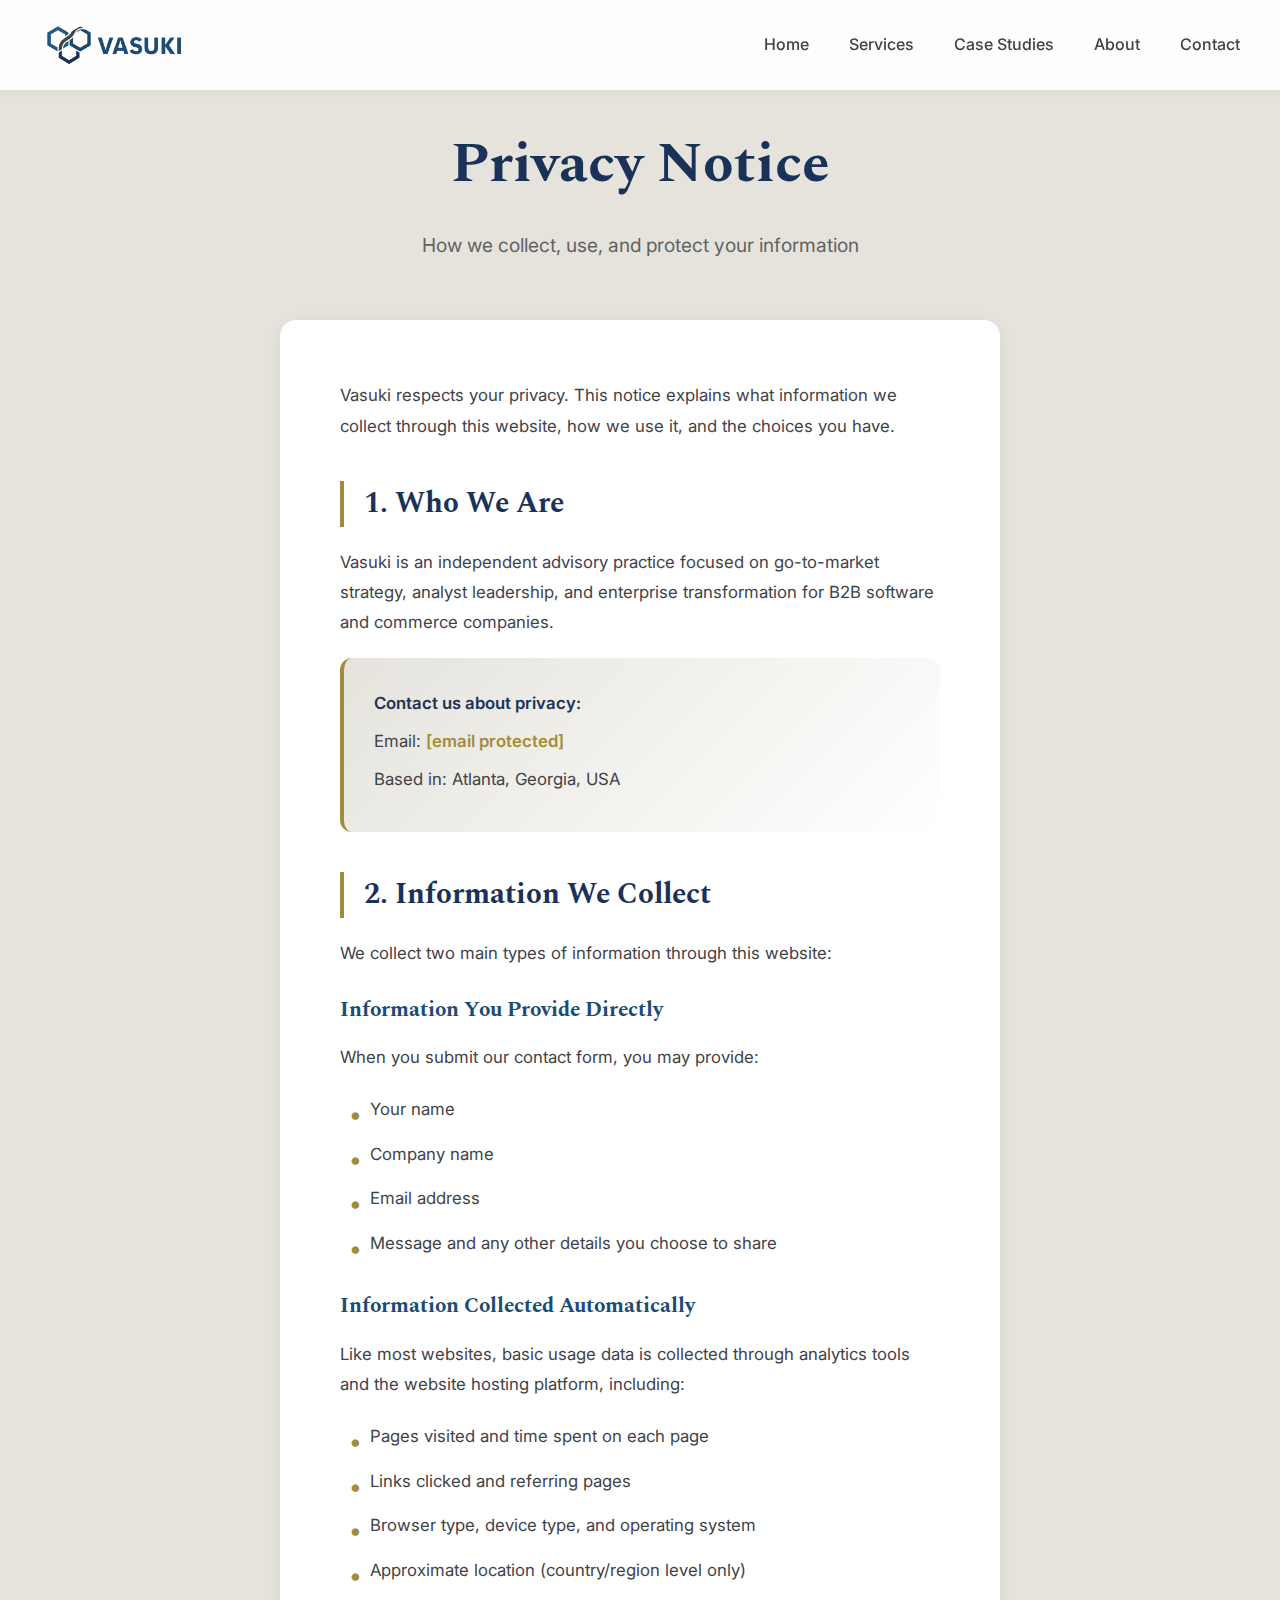
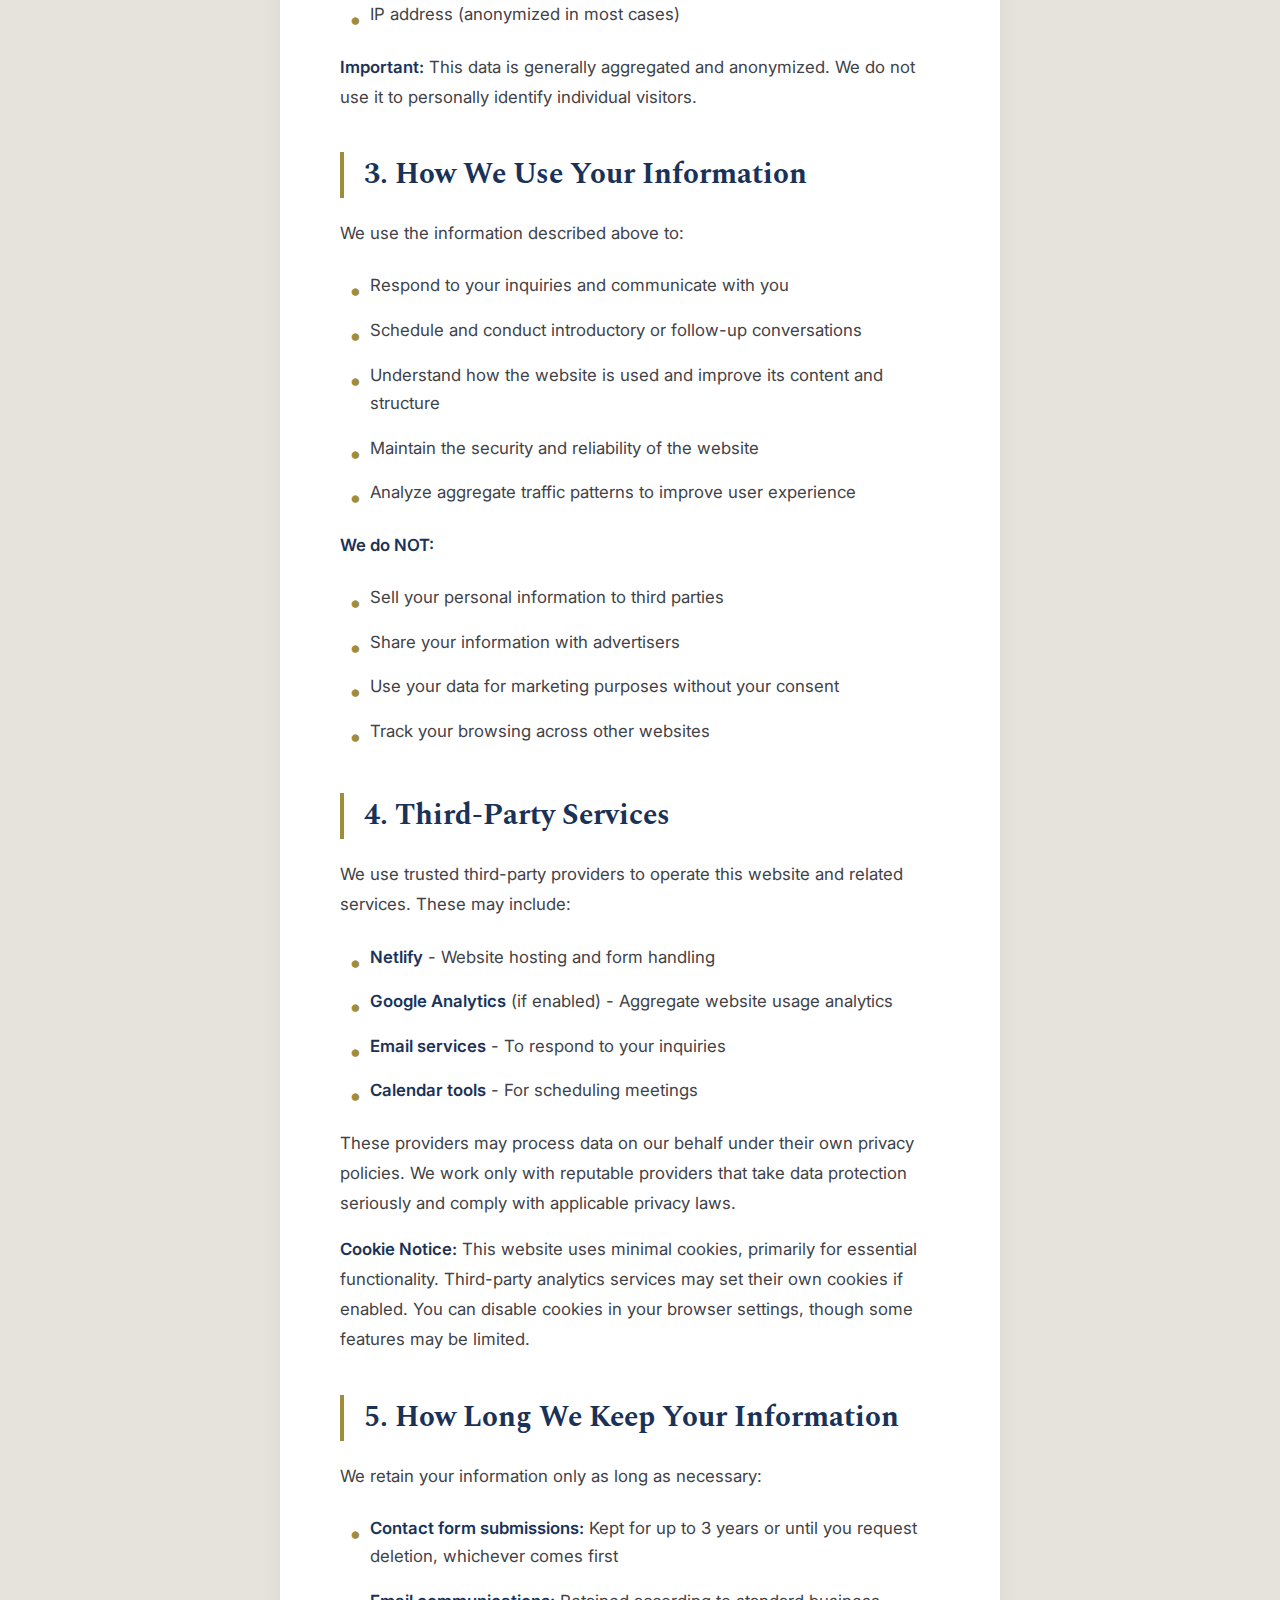
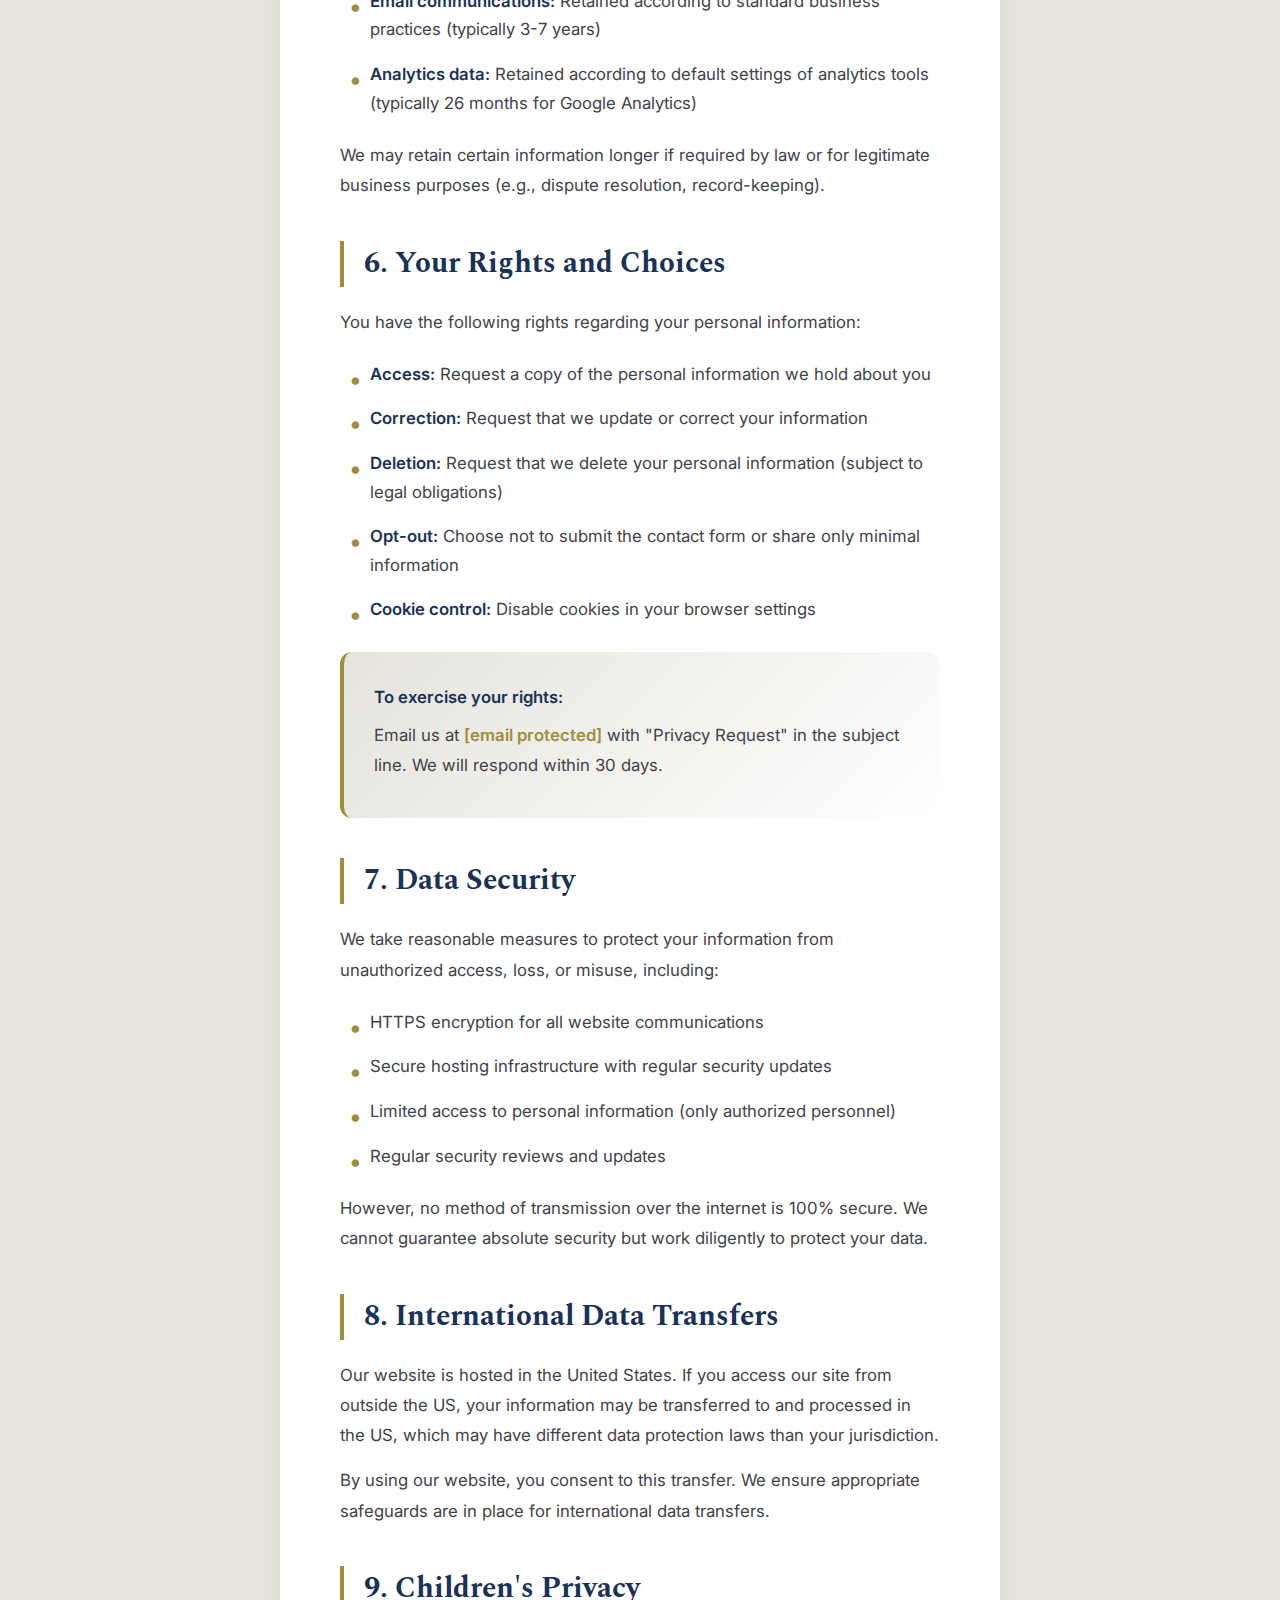
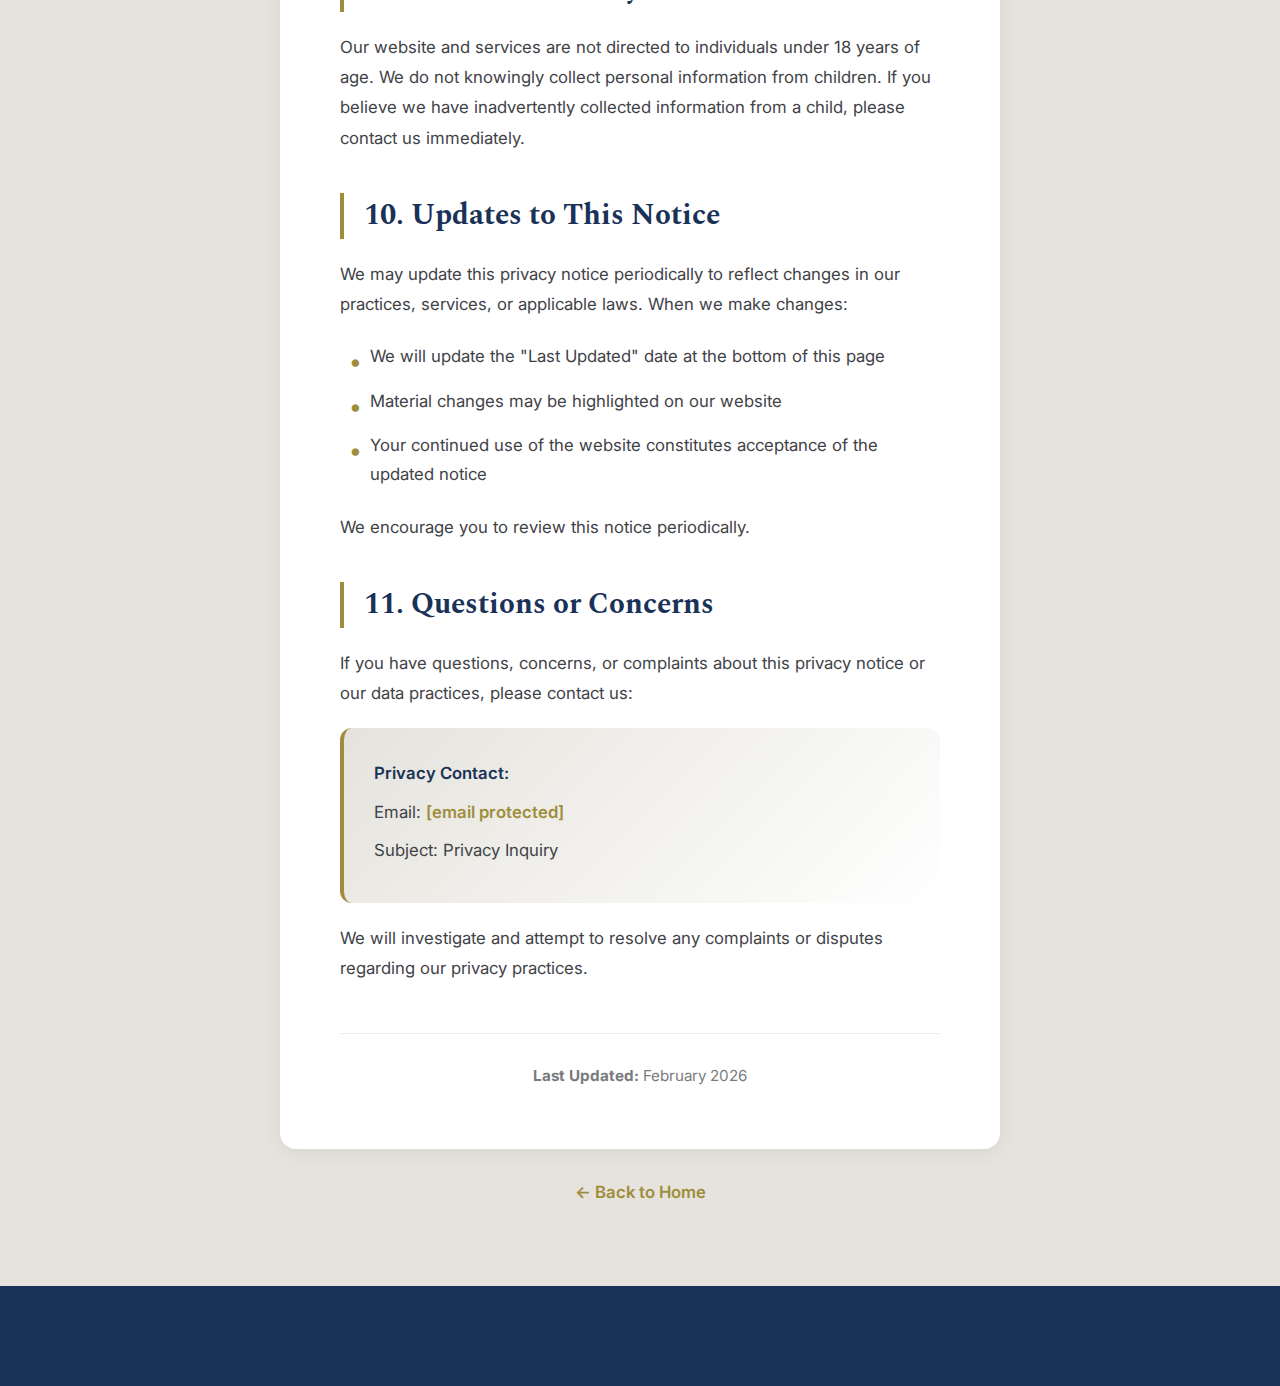
<file: privacy.html>
<!DOCTYPE html>
<html lang="en">
<head>
    <meta charset="UTF-8">
    <meta name="viewport" content="width=device-width, initial-scale=1.0">
    <title>Privacy Notice - Vasuki</title>
    <meta name="description" content="Vasuki's privacy notice explaining how we collect, use, and protect your information.">
    <link href="https://fonts.googleapis.com/css2?family=Spectral:wght@400;600;700&family=Inter:wght@400;500;600&display=swap" rel="stylesheet">
    <link rel="stylesheet" href="styles.css">
    <style>
        .privacy-container {
            max-width: 800px;
            margin: 0 auto;
            padding: 120px 40px 80px;
        }
        
        .privacy-header {
            text-align: center;
            margin-bottom: 60px;
        }
        
        .privacy-header h1 {
            font-family: 'Spectral', serif;
            font-size: clamp(2.5rem, 5vw, 3.5rem);
            color: var(--navy);
            margin-bottom: 20px;
        }
        
        .privacy-header p {
            font-size: 1.2rem;
            color: var(--charcoal);
            opacity: 0.8;
        }
        
        .privacy-content {
            background: white;
            padding: 60px;
            border-radius: 16px;
            box-shadow: 0 4px 20px rgba(0, 0, 0, 0.06);
        }
        
        .privacy-section {
            margin-bottom: 40px;
        }
        
        .privacy-section:last-child {
            margin-bottom: 0;
        }
        
        .privacy-section h2 {
            font-family: 'Spectral', serif;
            font-size: 1.8rem;
            color: var(--navy);
            margin-bottom: 20px;
            padding-left: 20px;
            border-left: 4px solid var(--gold);
        }
        
        .privacy-section h3 {
            font-family: 'Spectral', serif;
            font-size: 1.3rem;
            color: var(--blue-dark);
            margin-bottom: 15px;
            margin-top: 25px;
        }
        
        .privacy-section p {
            font-size: 1.05rem;
            line-height: 1.8;
            color: var(--charcoal);
            margin-bottom: 15px;
        }
        
        .privacy-section ul {
            list-style: none;
            padding: 0;
            margin: 15px 0;
        }
        
        .privacy-section li {
            padding: 8px 0;
            padding-left: 30px;
            position: relative;
            font-size: 1.05rem;
            line-height: 1.7;
        }
        
        .privacy-section li::before {
            content: '•';
            position: absolute;
            left: 10px;
            color: var(--gold);
            font-weight: bold;
            font-size: 1.5rem;
        }
        
        .privacy-section strong {
            color: var(--navy);
            font-weight: 600;
        }
        
        .contact-box {
            background: linear-gradient(135deg, var(--cream) 0%, var(--white) 100%);
            padding: 30px;
            border-radius: 12px;
            margin: 20px 0;
            border-left: 4px solid var(--gold);
        }
        
        .contact-box p {
            margin-bottom: 8px;
        }
        
        .contact-box a {
            color: var(--gold);
            text-decoration: none;
            font-weight: 600;
        }
        
        .contact-box a:hover {
            text-decoration: underline;
        }
        
        .last-updated {
            text-align: center;
            margin-top: 50px;
            padding-top: 30px;
            border-top: 1px solid var(--cream);
            color: var(--charcoal);
            opacity: 0.7;
            font-size: 0.95rem;
        }
        
        .back-link {
            display: inline-block;
            color: var(--gold);
            text-decoration: none;
            font-weight: 600;
            margin-top: 30px;
            font-size: 1.05rem;
        }
        
        .back-link:hover {
            gap: 8px;
        }
        
        @media (max-width: 768px) {
            .privacy-content {
                padding: 40px 30px;
            }
        }
    </style>
</head>
<body>
    <!-- Navigation -->
    <nav>
        <div class="nav-container">
            <a href="index.html" class="logo-link">
                <img src="images/Vasuki_Logo_long_transparent.png" alt="Vasuki" class="logo-desktop">
                <img src="images/Vasuki_Logo.png" alt="Vasuki" class="logo-mobile">
            </a>
            <ul class="nav-links">
                <li><a href="index.html">Home</a></li>
                <li><a href="services.html">Services</a></li>
                <li><a href="case-studies.html">Case Studies</a></li>
                <li><a href="about.html">About</a></li>
                <li><a href="contact.html">Contact</a></li>
            </ul>
        </div>
    </nav>

    <div class="privacy-container">
        <div class="privacy-header">
            <h1>Privacy Notice</h1>
            <p>How we collect, use, and protect your information</p>
        </div>

        <div class="privacy-content">
            <div class="privacy-section">
                <p>Vasuki respects your privacy. This notice explains what information we collect through this website, how we use it, and the choices you have.</p>
            </div>

            <div class="privacy-section">
                <h2>1. Who We Are</h2>
                <p>Vasuki is an independent advisory practice focused on go-to-market strategy, analyst leadership, and enterprise transformation for B2B software and commerce companies.</p>
                
                <div class="contact-box">
                    <p><strong>Contact us about privacy:</strong></p>
                    <p>Email: <a href="/cdn-cgi/l/email-protection#22414d4c564341566254435157494b0c404b58"><span class="__cf_email__" data-cfemail="ddbeb2b3a9bcbea99dabbcaea8b6b4f3bfb4a7">[email&#160;protected]</span></a></p>
                    <p>Based in: Atlanta, Georgia, USA</p>
                </div>
            </div>

            <div class="privacy-section">
                <h2>2. Information We Collect</h2>
                <p>We collect two main types of information through this website:</p>

                <h3>Information You Provide Directly</h3>
                <p>When you submit our contact form, you may provide:</p>
                <ul>
                    <li>Your name</li>
                    <li>Company name</li>
                    <li>Email address</li>
                    <li>Message and any other details you choose to share</li>
                </ul>

                <h3>Information Collected Automatically</h3>
                <p>Like most websites, basic usage data is collected through analytics tools and the website hosting platform, including:</p>
                <ul>
                    <li>Pages visited and time spent on each page</li>
                    <li>Links clicked and referring pages</li>
                    <li>Browser type, device type, and operating system</li>
                    <li>Approximate location (country/region level only)</li>
                    <li>IP address (anonymized in most cases)</li>
                </ul>
                <p><strong>Important:</strong> This data is generally aggregated and anonymized. We do not use it to personally identify individual visitors.</p>
            </div>

            <div class="privacy-section">
                <h2>3. How We Use Your Information</h2>
                <p>We use the information described above to:</p>
                <ul>
                    <li>Respond to your inquiries and communicate with you</li>
                    <li>Schedule and conduct introductory or follow-up conversations</li>
                    <li>Understand how the website is used and improve its content and structure</li>
                    <li>Maintain the security and reliability of the website</li>
                    <li>Analyze aggregate traffic patterns to improve user experience</li>
                </ul>
                <p><strong>We do NOT:</strong></p>
                <ul>
                    <li>Sell your personal information to third parties</li>
                    <li>Share your information with advertisers</li>
                    <li>Use your data for marketing purposes without your consent</li>
                    <li>Track your browsing across other websites</li>
                </ul>
            </div>

            <div class="privacy-section">
                <h2>4. Third-Party Services</h2>
                <p>We use trusted third-party providers to operate this website and related services. These may include:</p>
                <ul>
                    <li><strong>Netlify</strong> - Website hosting and form handling</li>
                    <li><strong>Google Analytics</strong> (if enabled) - Aggregate website usage analytics</li>
                    <li><strong>Email services</strong> - To respond to your inquiries</li>
                    <li><strong>Calendar tools</strong> - For scheduling meetings</li>
                </ul>
                <p>These providers may process data on our behalf under their own privacy policies. We work only with reputable providers that take data protection seriously and comply with applicable privacy laws.</p>
                <p><strong>Cookie Notice:</strong> This website uses minimal cookies, primarily for essential functionality. Third-party analytics services may set their own cookies if enabled. You can disable cookies in your browser settings, though some features may be limited.</p>
            </div>

            <div class="privacy-section">
                <h2>5. How Long We Keep Your Information</h2>
                <p>We retain your information only as long as necessary:</p>
                <ul>
                    <li><strong>Contact form submissions:</strong> Kept for up to 3 years or until you request deletion, whichever comes first</li>
                    <li><strong>Email communications:</strong> Retained according to standard business practices (typically 3-7 years)</li>
                    <li><strong>Analytics data:</strong> Retained according to default settings of analytics tools (typically 26 months for Google Analytics)</li>
                </ul>
                <p>We may retain certain information longer if required by law or for legitimate business purposes (e.g., dispute resolution, record-keeping).</p>
            </div>

            <div class="privacy-section">
                <h2>6. Your Rights and Choices</h2>
                <p>You have the following rights regarding your personal information:</p>
                <ul>
                    <li><strong>Access:</strong> Request a copy of the personal information we hold about you</li>
                    <li><strong>Correction:</strong> Request that we update or correct your information</li>
                    <li><strong>Deletion:</strong> Request that we delete your personal information (subject to legal obligations)</li>
                    <li><strong>Opt-out:</strong> Choose not to submit the contact form or share only minimal information</li>
                    <li><strong>Cookie control:</strong> Disable cookies in your browser settings</li>
                </ul>
                
                <div class="contact-box">
                    <p><strong>To exercise your rights:</strong></p>
                    <p>Email us at <a href="/cdn-cgi/l/email-protection#d8bbb7b6acb9bbac98aeb9abadb3b1f6bab1a2"><span class="__cf_email__" data-cfemail="02616d6c766361764274637177696b2c606b78">[email&#160;protected]</span></a> with "Privacy Request" in the subject line. We will respond within 30 days.</p>
                </div>
            </div>

            <div class="privacy-section">
                <h2>7. Data Security</h2>
                <p>We take reasonable measures to protect your information from unauthorized access, loss, or misuse, including:</p>
                <ul>
                    <li>HTTPS encryption for all website communications</li>
                    <li>Secure hosting infrastructure with regular security updates</li>
                    <li>Limited access to personal information (only authorized personnel)</li>
                    <li>Regular security reviews and updates</li>
                </ul>
                <p>However, no method of transmission over the internet is 100% secure. We cannot guarantee absolute security but work diligently to protect your data.</p>
            </div>

            <div class="privacy-section">
                <h2>8. International Data Transfers</h2>
                <p>Our website is hosted in the United States. If you access our site from outside the US, your information may be transferred to and processed in the US, which may have different data protection laws than your jurisdiction.</p>
                <p>By using our website, you consent to this transfer. We ensure appropriate safeguards are in place for international data transfers.</p>
            </div>

            <div class="privacy-section">
                <h2>9. Children's Privacy</h2>
                <p>Our website and services are not directed to individuals under 18 years of age. We do not knowingly collect personal information from children. If you believe we have inadvertently collected information from a child, please contact us immediately.</p>
            </div>

            <div class="privacy-section">
                <h2>10. Updates to This Notice</h2>
                <p>We may update this privacy notice periodically to reflect changes in our practices, services, or applicable laws. When we make changes:</p>
                <ul>
                    <li>We will update the "Last Updated" date at the bottom of this page</li>
                    <li>Material changes may be highlighted on our website</li>
                    <li>Your continued use of the website constitutes acceptance of the updated notice</li>
                </ul>
                <p>We encourage you to review this notice periodically.</p>
            </div>

            <div class="privacy-section">
                <h2>11. Questions or Concerns</h2>
                <p>If you have questions, concerns, or complaints about this privacy notice or our data practices, please contact us:</p>
                
                <div class="contact-box">
                    <p><strong>Privacy Contact:</strong></p>
                    <p>Email: <a href="/cdn-cgi/l/email-protection#accfc3c2d8cdcfd8ecdacddfd9c7c582cec5d6"><span class="__cf_email__" data-cfemail="beddd1d0cadfddcafec8dfcdcbd5d790dcd7c4">[email&#160;protected]</span></a></p>
                    <p>Subject: Privacy Inquiry</p>
                </div>
                
                <p>We will investigate and attempt to resolve any complaints or disputes regarding our privacy practices.</p>
            </div>

            <div class="last-updated">
                <p><strong>Last Updated:</strong> February 2026</p>
            </div>
        </div>

        <div style="text-align: center;">
            <a href="index.html" class="back-link">← Back to Home</a>
        </div>
    </div>

    <!-- Footer -->
    <footer>
        <p style="font-family: 'Spectral', serif; font-size: 1.3rem; margin-bott
</file>
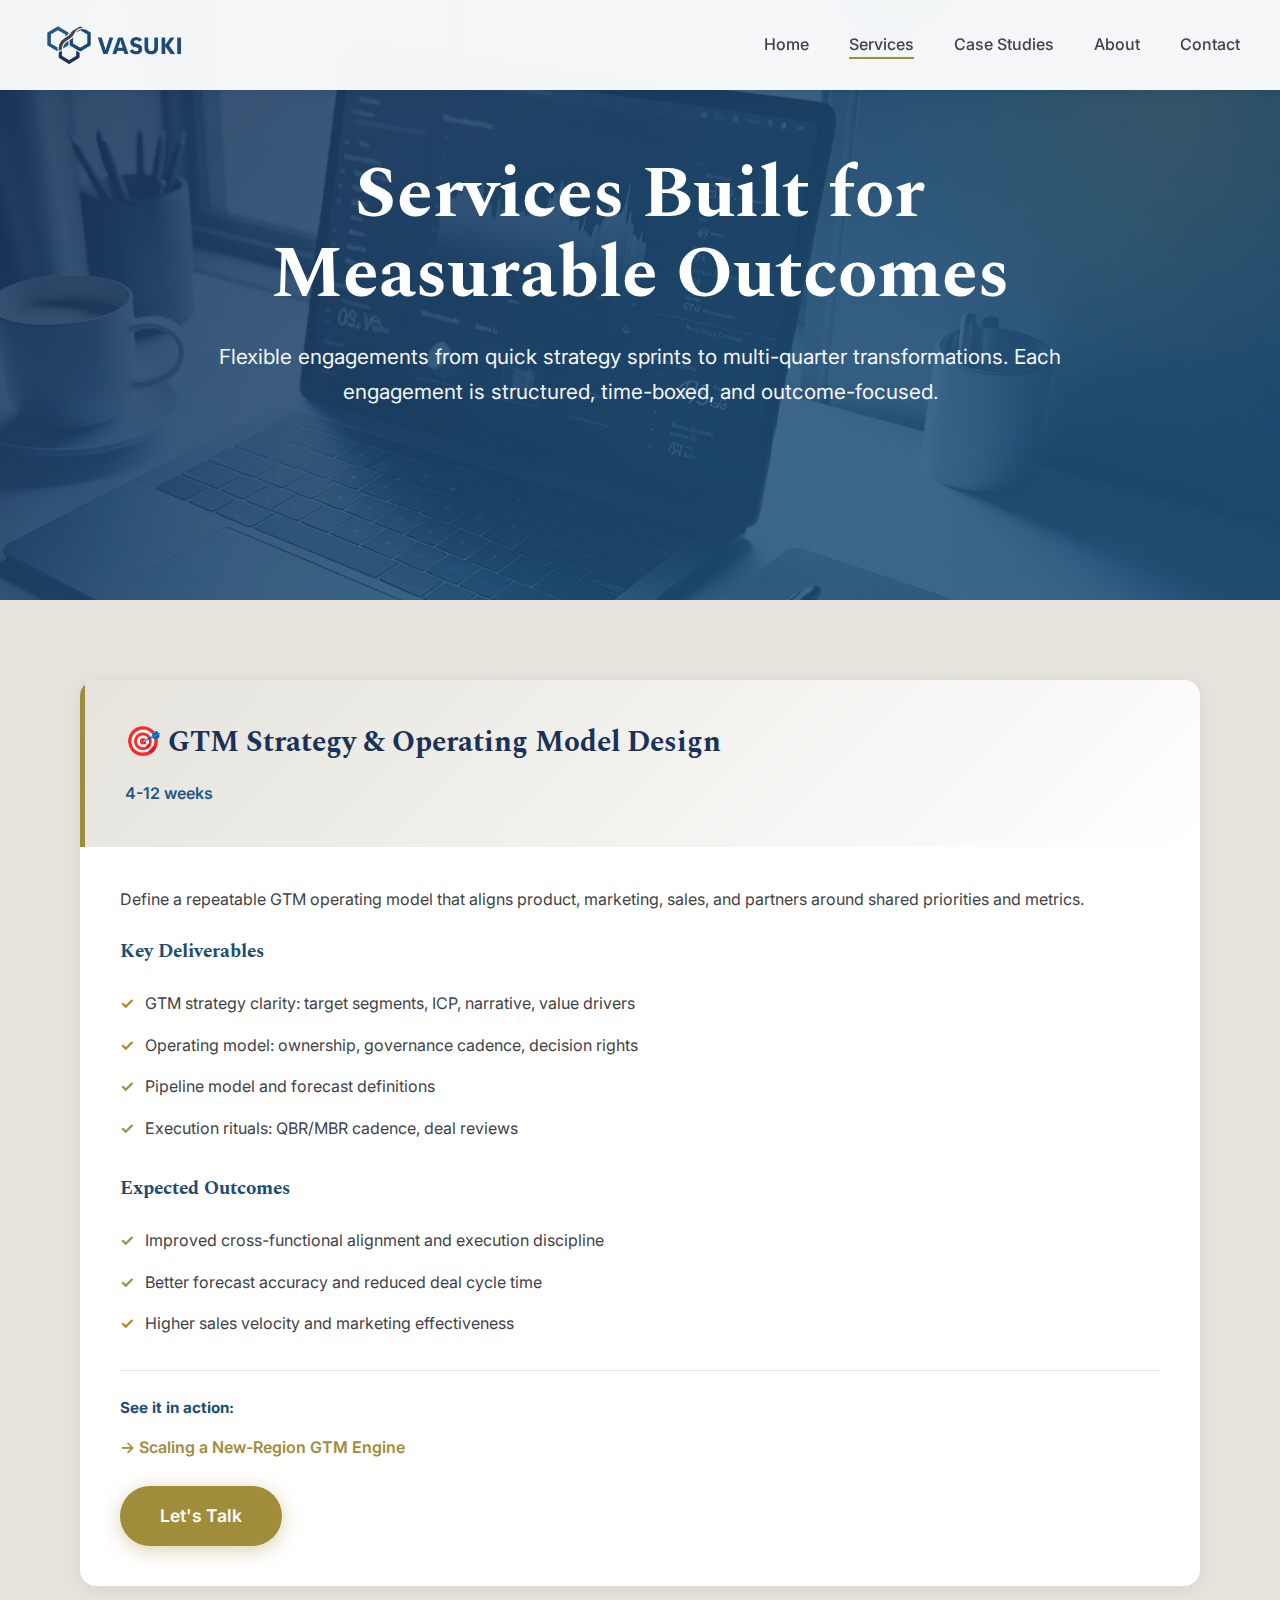
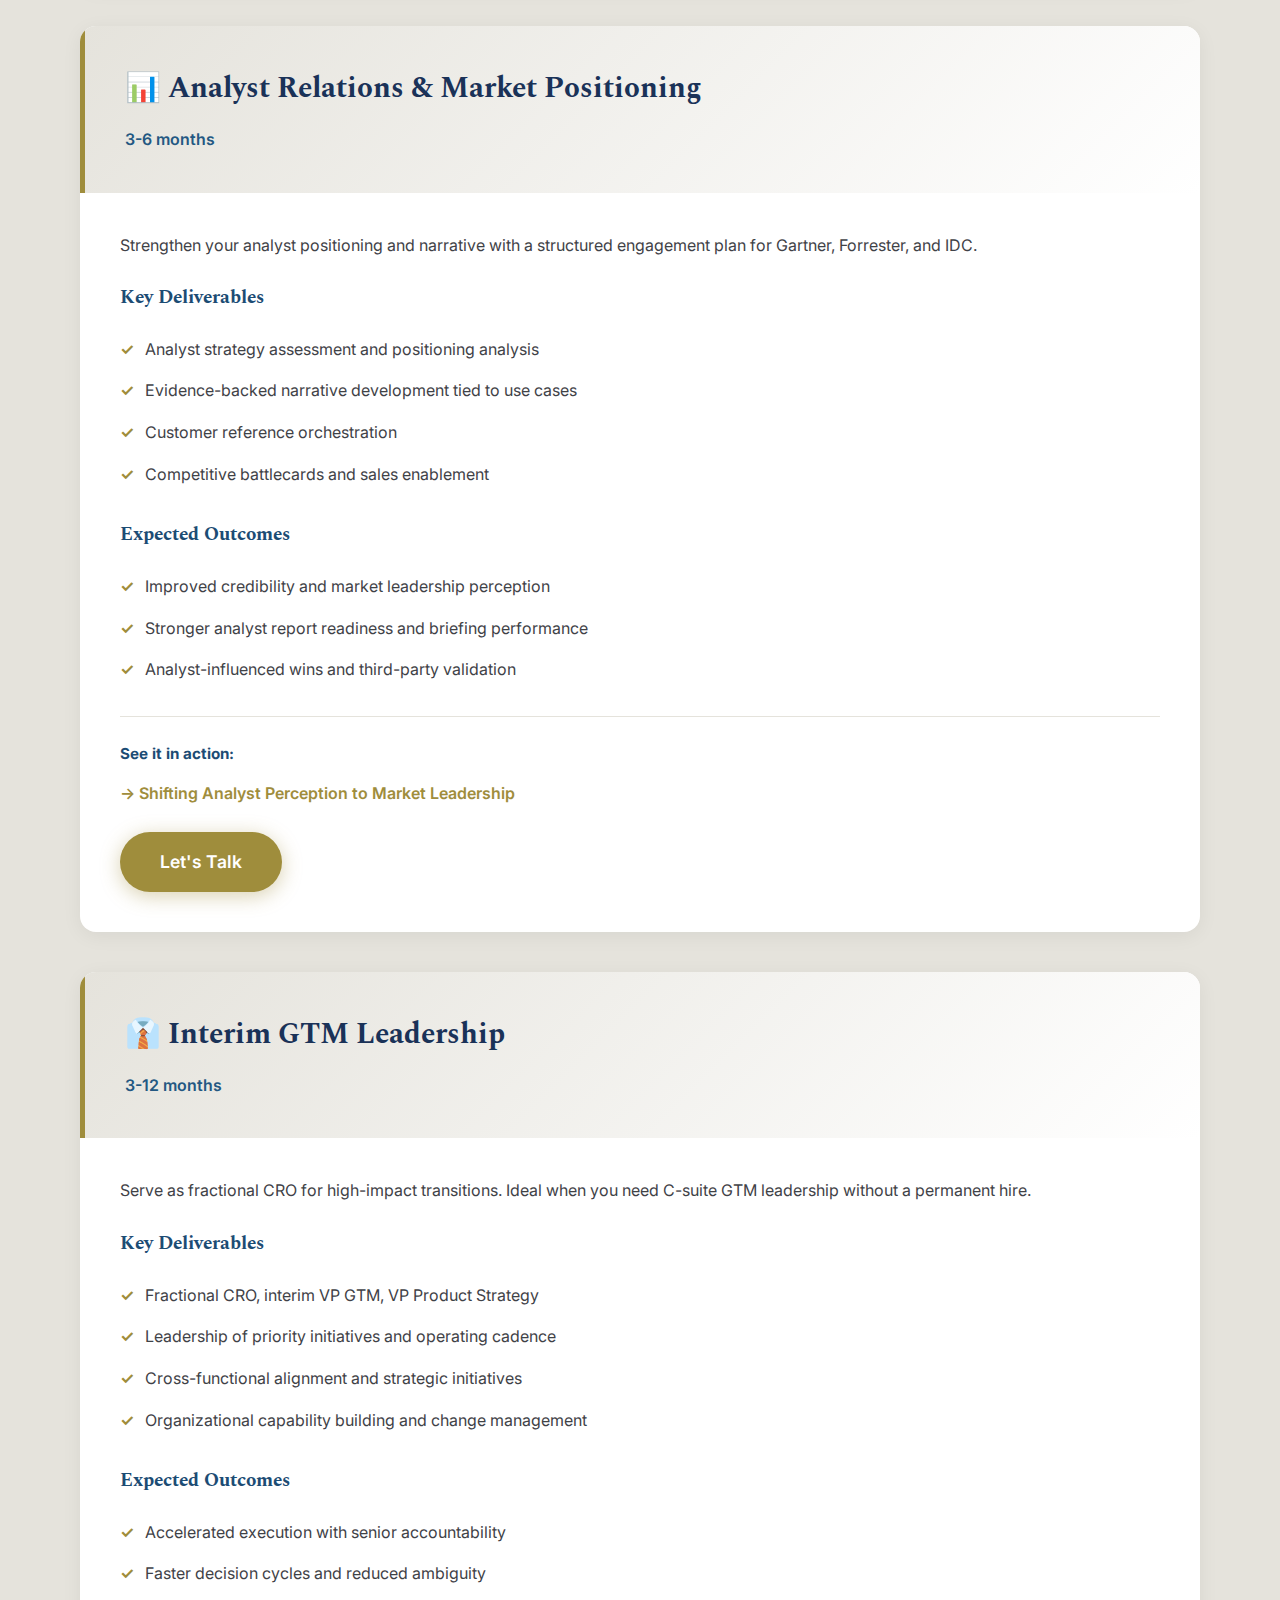
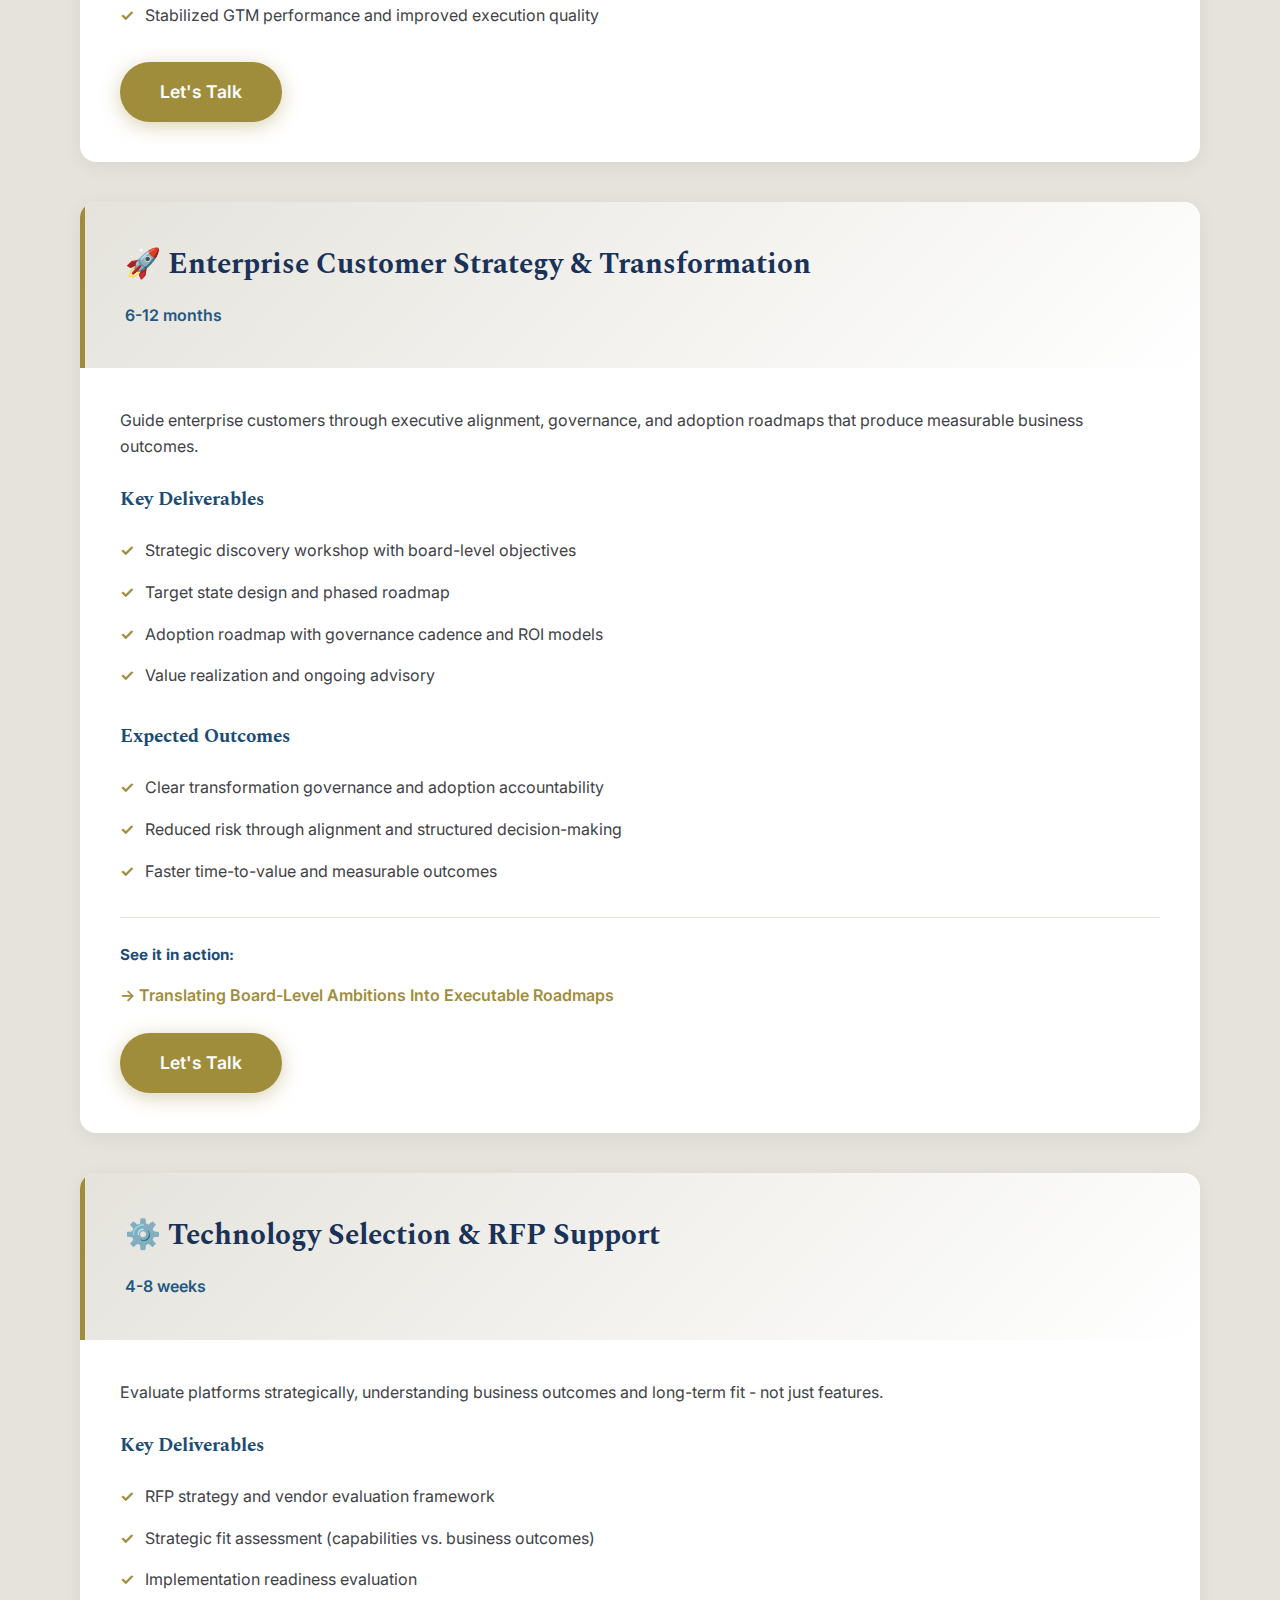
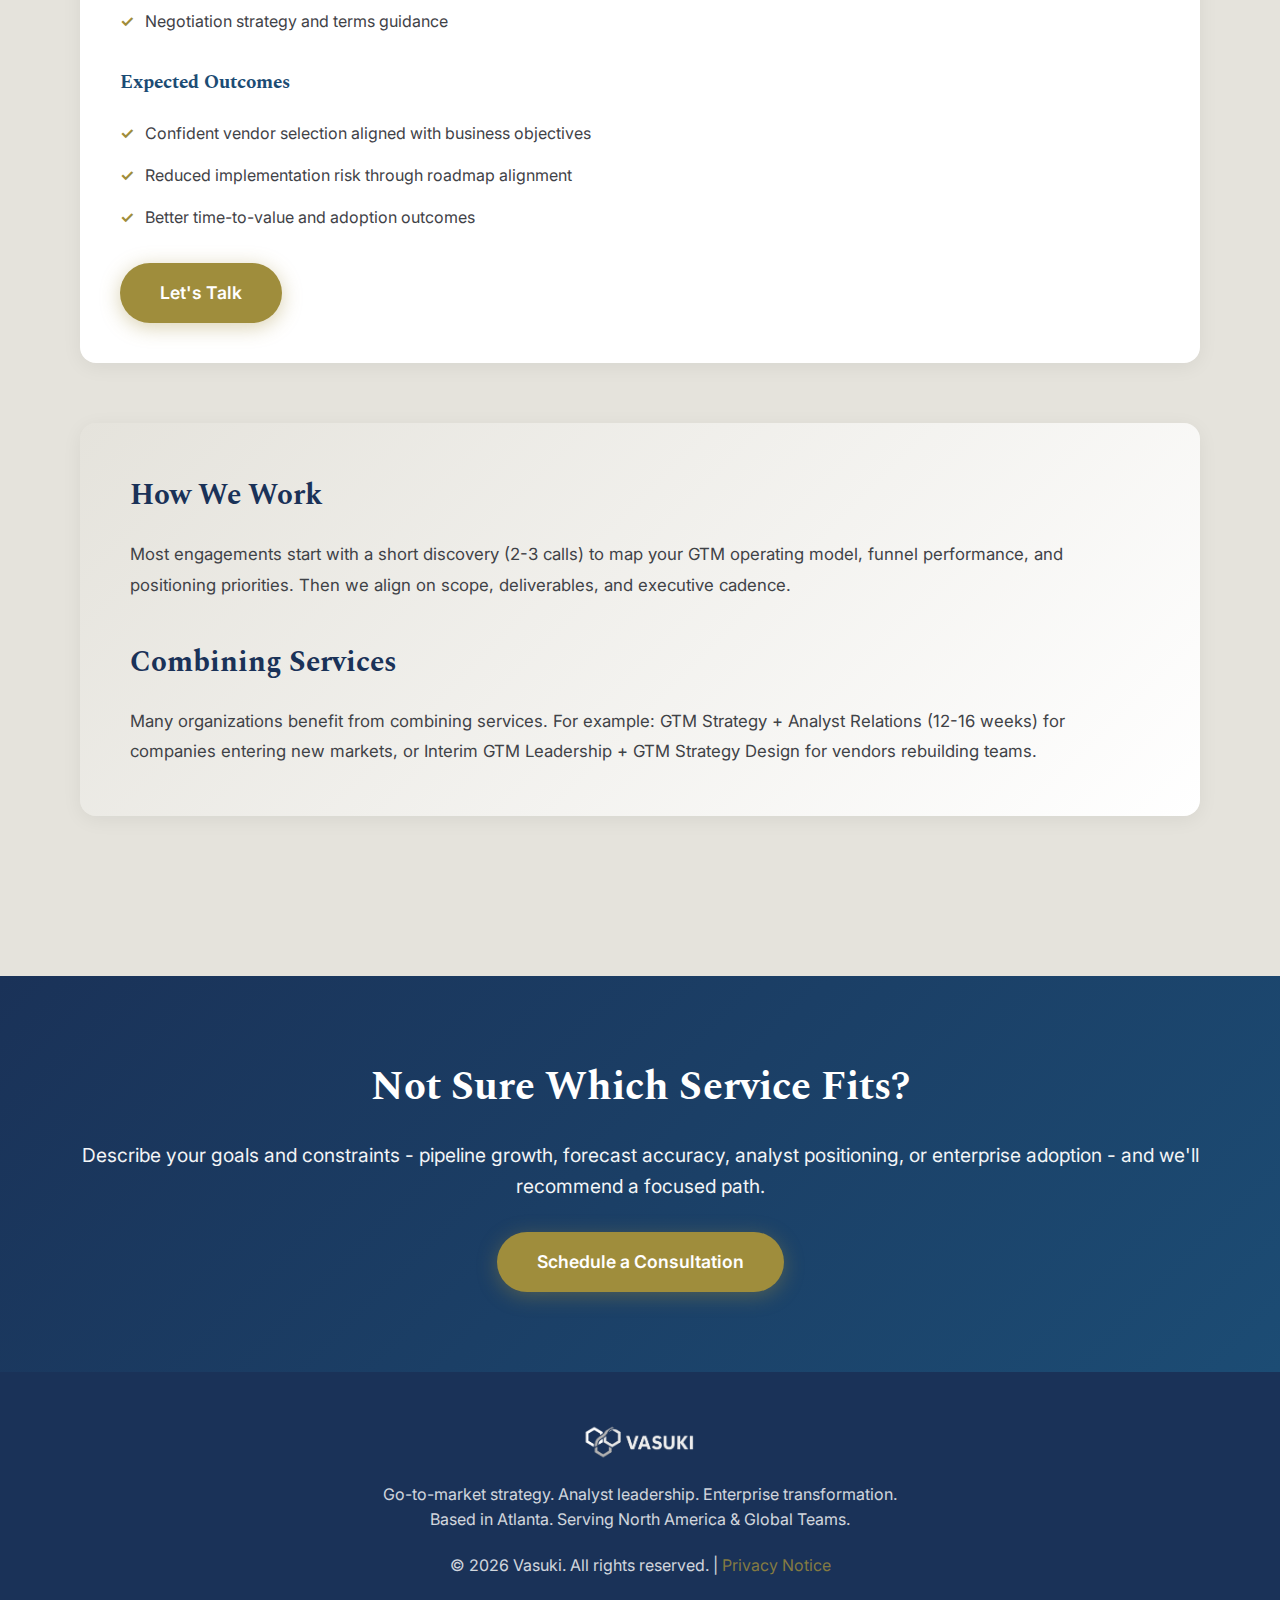
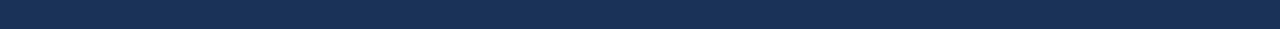
<file: services.html>
<!DOCTYPE html>
<html lang="en">
<head>
    <meta charset="UTF-8">
    <meta name="viewport" content="width=device-width, initial-scale=1.0">
    <title>GTM Strategy & Advisory Services - Vasuki</title>
    <meta name="description" content="Go-to-market strategy design, analyst positioning, interim GTM leadership, enterprise transformation, and technology selection services for B2B software companies.">
    <meta name="keywords" content="GTM services, go-to-market operating model, analyst relations services, Gartner MQ, Forrester Wave, interim CRO, RFP consulting">
    <link rel="canonical" href="https://vasuki.biz/services.html">
    <link href="https://fonts.googleapis.com/css2?family=Spectral:wght@400;600;700&family=Inter:wght@400;500;600&display=swap" rel="stylesheet">
    <link rel="stylesheet" href="styles.css">
    <link rel="icon" type="image/png" sizes="96x96" href="images/favicon-96x96.png">
</head>
<body>
    <!-- Navigation -->
    <nav>
        <div class="nav-container">
            <a href="index.html" class="logo-link">
                <img src="images/Vasuki_Logo_long_transparent.png" alt="Vasuki logo" class="logo-desktop">
                <img src="images/Vasuki_Logo.png" alt="Vasuki logo" class="logo-mobile">
            </a>
            <ul class="nav-links">
                <li><a href="index.html">Home</a></li>
                <li><a href="services.html" class="active">Services</a></li>
                <li><a href="case-studies.html">Case Studies</a></li>
                <li><a href="about.html">About</a></li>
                <li><a href="contact.html">Contact</a></li>
            </ul>
        </div>
    </nav>

    <!-- SERVICES PAGE -->
    <div class="hero">
        <div class="hero-content">
            <h1>Services Built for Measurable Outcomes</h1>
            <p>Flexible engagements from quick strategy sprints to multi-quarter transformations. Each engagement is structured, time-boxed, and outcome-focused.</p>
        </div>
    </div>

    <div class="container">
        <div class="case-studies-grid">
            <!-- Service 1 - GTM Strategy -->
            <div class="case-study-card" id="gtm-strategy">
                <div class="case-study-header">
                    <h3>🎯 GTM Strategy & Operating Model Design</h3>
                    <p style="color: var(--blue); font-weight: 600; margin-top: 10px;">4-12 weeks</p>
                </div>
                <div class="case-study-body">
                    <p style="margin-bottom: 25px;">Define a repeatable GTM operating model that aligns product, marketing, sales, and partners around shared priorities and metrics.</p>
                    
                    <h4>Key Deliverables</h4>
                    <ul>
                        <li>GTM strategy clarity: target segments, ICP, narrative, value drivers</li>
                        <li>Operating model: ownership, governance cadence, decision rights</li>
                        <li>Pipeline model and forecast definitions</li>
                        <li>Execution rituals: QBR/MBR cadence, deal reviews</li>
                    </ul>
                    
                    <h4 style="margin-top: 25px;">Expected Outcomes</h4>
                    <ul>
                        <li>Improved cross-functional alignment and execution discipline</li>
                        <li>Better forecast accuracy and reduced deal cycle time</li>
                        <li>Higher sales velocity and marketing effectiveness</li>
                    </ul>
                    
                    <div style="margin-top: 25px; padding-top: 25px; border-top: 1px solid var(--cream);">
                        <p style="font-size: 0.95rem; color: var(--blue-dark); margin-bottom: 15px;"><strong>See it in action:</strong></p>
                        <a href="case-studies.html#gtm-engine" style="color: var(--gold); text-decoration: none; font-weight: 600;">→ Scaling a New-Region GTM Engine</a>
                    </div>
                    
                    <a href="contact.html" class="cta-primary" style="margin-top: 25px;">Let's Talk</a>
                </div>
            </div>

            <!-- Service 2 - Analyst Positioning -->
            <div class="case-study-card" id="analyst-positioning">
                <div class="case-study-header">
                    <h3>📊 Analyst Relations & Market Positioning</h3>
                    <p style="color: var(--blue); font-weight: 600; margin-top: 10px;">3-6 months</p>
                </div>
                <div class="case-study-body">
                    <p style="margin-bottom: 25px;">Strengthen your analyst positioning and narrative with a structured engagement plan for Gartner, Forrester, and IDC.</p>
                    
                    <h4>Key Deliverables</h4>
                    <ul>
                        <li>Analyst strategy assessment and positioning analysis</li>
                        <li>Evidence-backed narrative development tied to use cases</li>
                        <li>Customer reference orchestration</li>
                        <li>Competitive battlecards and sales enablement</li>
                    </ul>
                    
                    <h4 style="margin-top: 25px;">Expected Outcomes</h4>
                    <ul>
                        <li>Improved credibility and market leadership perception</li>
                        <li>Stronger analyst report readiness and briefing performance</li>
                        <li>Analyst-influenced wins and third-party validation</li>
                    </ul>
                    
                    <div style="margin-top: 25px; padding-top: 25px; border-top: 1px solid var(--cream);">
                        <p style="font-size: 0.95rem; color: var(--blue-dark); margin-bottom: 15px;"><strong>See it in action:</strong></p>
                        <a href="case-studies.html#analyst-leadership" style="color: var(--gold); text-decoration: none; font-weight: 600;">→ Shifting Analyst Perception to Market Leadership</a>
                    </div>
                    
                    <a href="contact.html" class="cta-primary" style="margin-top: 25px;">Let's Talk</a>
                </div>
            </div>

            <!-- Service 3 - Interim Leadership -->
            <div class="case-study-card" id="interim-leadership">
                <div class="case-study-header">
                    <h3>👔 Interim GTM Leadership</h3>
                    <p style="color: var(--blue); font-weight: 600; margin-top: 10px;">3-12 months</p>
                </div>
                <div class="case-study-body">
                    <p style="margin-bottom: 25px;">Serve as fractional CRO for high-impact transitions. Ideal when you need C-suite GTM leadership without a permanent hire.</p>
                    
                    <h4>Key Deliverables</h4>
                    <ul>
                        <li>Fractional CRO, interim VP GTM, VP Product Strategy</li>
                        <li>Leadership of priority initiatives and operating cadence</li>
                        <li>Cross-functional alignment and strategic initiatives</li>
                        <li>Organizational capability building and change management</li>
                    </ul>
                    
                    <h4 style="margin-top: 25px;">Expected Outcomes</h4>
                    <ul>
                        <li>Accelerated execution with senior accountability</li>
                        <li>Faster decision cycles and reduced ambiguity</li>
                        <li>Stabilized GTM performance and improved execution quality</li>
                    </ul>
                    
                    <a href="contact.html" class="cta-primary" style="margin-top: 25px;">Let's Talk</a>
                </div>
            </div>

            <!-- Service 4 - Enterprise Transformation -->
            <div class="case-study-card" id="enterprise-transformation">
                <div class="case-study-header">
                    <h3>🚀 Enterprise Customer Strategy & Transformation</h3>
                    <p style="color: var(--blue); font-weight: 600; margin-top: 10px;">6-12 months</p>
                </div>
                <div class="case-study-body">
                    <p style="margin-bottom: 25px;">Guide enterprise customers through executive alignment, governance, and adoption roadmaps that produce measurable business outcomes.</p>
                    
                    <h4>Key Deliverables</h4>
                    <ul>
                        <li>Strategic discovery workshop with board-level objectives</li>
                        <li>Target state design and phased roadmap</li>
                        <li>Adoption roadmap with governance cadence and ROI models</li>
                        <li>Value realization and ongoing advisory</li>
                    </ul>
                    
                    <h4 style="margin-top: 25px;">Expected Outcomes</h4>
                    <ul>
                        <li>Clear transformation governance and adoption accountability</li>
                        <li>Reduced risk through alignment and structured decision-making</li>
                        <li>Faster time-to-value and measurable outcomes</li>
                    </ul>
                    
                    <div style="margin-top: 25px; padding-top: 25px; border-top: 1px solid var(--cream);">
                        <p style="font-size: 0.95rem; color: var(--blue-dark); margin-bottom: 15px;"><strong>See it in action:</strong></p>
                        <a href="case-studies.html#enterprise-transformation" style="color: var(--gold); text-decoration: none; font-weight: 600;">→ Translating Board-Level Ambitions Into Executable Roadmaps</a>
                    </div>
                    
                    <a href="contact.html" class="cta-primary" style="margin-top: 25px;">Let's Talk</a>
                </div>
            </div>

            <!-- Service 5 - Technology Selection -->
            <div class="case-study-card" id="technology-selection">
                <div class="case-study-header">
                    <h3>⚙️ Technology Selection & RFP Support</h3>
                    <p style="color: var(--blue); font-weight: 600; margin-top: 10px;">4-8 weeks</p>
                </div>
                <div class="case-study-body">
                    <p style="margin-bottom: 25px;">Evaluate platforms strategically, understanding business outcomes and long-term fit - not just features.</p>
                    
                    <h4>Key Deliverables</h4>
                    <ul>
                        <li>RFP strategy and vendor evaluation framework</li>
                        <li>Strategic fit assessment (capabilities vs. business outcomes)</li>
                        <li>Implementation readiness evaluation</li>
                        <li>Negotiation strategy and terms guidance</li>
                    </ul>
                    
                    <h4 style="margin-top: 25px;">Expected Outcomes</h4>
                    <ul>
                        <li>Confident vendor selection aligned with business objectives</li>
                        <li>Reduced implementation risk through roadmap alignment</li>
                        <li>Better time-to-value and adoption outcomes</li>
                    </ul>
                    
                    <a href="contact.html" class="cta-primary" style="margin-top: 25px;">Let's Talk</a>
                </div>
            </div>
        </div>

        <div style="background: linear-gradient(135deg, var(--cream) 0%, var(--white) 100%); padding: 50px; border-radius: 16px; margin-top: 60px; box-shadow: 0 4px 20px rgba(0, 0, 0, 0.06);">
            <h3 style="font-family: 'Spectral', serif; font-size: 1.8rem; color: var(--navy); margin-bottom: 20px;">How We Work</h3>
            <p style="font-size: 1.05rem; line-height: 1.8; margin-bottom: 20px;">Most engagements start with a short discovery (2-3 calls) to map your GTM operating model, funnel performance, and positioning priorities. Then we align on scope, deliverables, and executive cadence.</p>
            
            <h3 style="font-family: 'Spectral', serif; font-size: 1.8rem; color: var(--navy); margin-bottom: 20px; margin-top: 40px;">Combining Services</h3>
            <p style="font-size: 1.05rem; line-height: 1.8;">Many organizations benefit from combining services. For example: GTM Strategy + Analyst Relations (12-16 weeks) for companies entering new markets, or Interim GTM Leadership + GTM Strategy Design for vendors rebuilding teams.</p>
        </div>
    </div>

    <div style="background: linear-gradient(135deg, var(--navy) 0%, var(--blue-dark) 100%); padding: 80px 40px; text-align: center; color: white; margin-top: 80px;">
        <h2 style="font-family: 'Spectral', serif; font-size: 2.5rem; margin-bottom: 20px;">Not Sure Which Service Fits?</h2>
        <p style="font-size: 1.2rem; margin-bottom: 30px; opacity: 0.95;">Describe your goals and constraints - pipeline growth, forecast accuracy, analyst positioning, or enterprise adoption - and we'll recommend a focused path.</p>
        <a href="contact.html" class="cta-primary">Schedule a Consultation</a>
    </div>

    <!-- Footer -->
    <footer>
        <div style="display: flex; justify-content: center; margin-bottom: 20px;"><img src="images/Vasuki_Logo_long_bright.png" alt="Vasuki logo" style="height: 40px; width: auto;"></div>
        <p>Go-to-market strategy. Analyst leadership. Enterprise transformation.</p>
        <p>Based in Atlanta. Serving North America & Global Teams.</p>
        <p style="margin-top: 20px;">© 2026 Vasuki. All rights reserved. | <a href="privacy.html" style="color: var(--gold); text-decoration: none;">Privacy Notice</a></p>
    </footer>

    <script src="script.js"></script>
</body>
</html>
</file>
<file: styles.css>
/* Vasuki Website Styles */

:root {
    --white: #FFFFFF;
    --cream: #E5E3DC;
    --gold: #9F8D3C;
    --blue: #235882;
    --blue-dark: #1C4C74;
    --navy: #1A3258;
    --charcoal: #3F4247;
}

* {
    margin: 0;
    padding: 0;
    box-sizing: border-box;
}

body {
    font-family: 'Inter', sans-serif;
    background: var(--cream);
    color: var(--charcoal);
    line-height: 1.6;
    overflow-x: hidden;
}

/* Navigation */
nav {
    position: fixed;
    top: 0;
    width: 100%;
    background: rgba(255, 255, 255, 0.95);
    backdrop-filter: blur(10px);
    z-index: 1000;
    padding: 20px 0;
    box-shadow: 0 2px 10px rgba(0, 0, 0, 0.05);
}

.nav-container {
    max-width: 1400px;
    margin: 0 auto;
    padding: 0 40px;
    display: flex;
    justify-content: space-between;
    align-items: center;
}

.logo-link {
    display: flex;
    align-items: center;
    text-decoration: none;
}

.logo-desktop {
    height: 50px;
    width: auto;
    display: block;
}

.logo-mobile {
    height: 45px;
    width: auto;
    display: none;
}

.nav-links {
    display: flex;
    gap: 40px;
    list-style: none;
}

.nav-links a {
    color: var(--charcoal);
    text-decoration: none;
    font-weight: 500;
    transition: color 0.3s;
    position: relative;
}

.nav-links a:hover {
    color: var(--gold);
}

.nav-links a.active::after {
    content: '';
    position: absolute;
    bottom: -5px;
    left: 0;
    right: 0;
    height: 2px;
    background: var(--gold);
}

/* Mobile Menu Toggle Button */
.mobile-menu-toggle {
    display: none;
    flex-direction: column;
    background: none;
    border: none;
    cursor: pointer;
    padding: 5px;
    z-index: 1001;
}

.mobile-menu-toggle span {
    width: 25px;
    height: 3px;
    background: var(--navy);
    margin: 3px 0;
    transition: all 0.3s ease;
    border-radius: 2px;
}

.mobile-menu-toggle.active span:nth-child(1) {
    transform: rotate(45deg) translate(6px, 6px);
}

.mobile-menu-toggle.active span:nth-child(2) {
    opacity: 0;
}

.mobile-menu-toggle.active span:nth-child(3) {
    transform: rotate(-45deg) translate(6px, -6px);
}

/* Page Selector */
.page-selector {
    position: fixed;
    top: 100px;
    right: 40px;
    background: white;
    padding: 20px;
    border-radius: 12px;
    box-shadow: 0 4px 20px rgba(0, 0, 0, 0.1);
    z-index: 999;
}

.page-selector h3 {
    font-size: 0.9rem;
    margin-bottom: 15px;
    color: var(--navy);
    font-weight: 600;
}

.page-selector button {
    display: block;
    width: 100%;
    padding: 10px;
    margin-bottom: 8px;
    border: 1px solid var(--cream);
    background: white;
    border-radius: 6px;
    cursor: pointer;
    transition: all 0.3s;
    font-weight: 500;
    text-align: left;
}

.page-selector button:hover,
.page-selector button.active {
    background: var(--gold);
    color: white;
    border-color: var(--gold);
}

/* Pages Container */
.page {
    display: none;
    padding-top: 80px;
}

.page.active {
    display: block;
}

/* Hero Sections */
.hero {
    min-height: 600px;
    display: flex;
    align-items: center;
    justify-content: center;
    background: 
        linear-gradient(135deg, 
            rgba(26, 50, 88, 0.88) 0%, 
            rgba(28, 76, 116, 0.85) 50%, 
            rgba(35, 88, 130, 0.82) 100%
        ),
        url('images/hero-workspace-background.webp');
    background-size: cover;
    background-position: center right;
    background-attachment: fixed;
    color: white;
    position: relative;
    overflow: hidden;
    padding: 100px 40px;
}

.hero::before {
    content: '';
    position: absolute;
    width: 600px;
    height: 600px;
    background: radial-gradient(circle, rgba(159, 141, 60, 0.15) 0%, transparent 70%);
    border-radius: 50%;
    top: -200px;
    right: -200px;
    animation: float 15s ease-in-out infinite;
}

.hero::after {
    content: '';
    position: absolute;
    width: 400px;
    height: 400px;
    background: radial-gradient(circle, rgba(35, 88, 130, 0.2) 0%, transparent 70%);
    border-radius: 50%;
    bottom: -100px;
    left: -100px;
    animation: float 20s ease-in-out infinite reverse;
}

@keyframes float {
    0%, 100% { transform: translate(0, 0) rotate(0deg); }
    33% { transform: translate(30px, -30px) rotate(5deg); }
    66% { transform: translate(-20px, 20px) rotate(-5deg); }
}

.hero-content {
    max-width: 900px;
    text-align: center;
    position: relative;
    z-index: 1;
}

.hero h1 {
    font-family: 'Spectral', serif;
    font-size: clamp(2.5rem, 6vw, 4.5rem);
    font-weight: 700;
    margin-bottom: 25px;
    line-height: 1.1;
}

.hero p {
    font-size: 1.3rem;
    opacity: 0.95;
    margin-bottom: 35px;
    line-height: 1.7;
}

/* About Page - Different Hero Background */
body.about-page .hero {
    background-image: 
        linear-gradient(135deg, 
            rgba(26, 50, 88, 0.88) 0%, 
            rgba(28, 76, 116, 0.85) 50%, 
            rgba(35, 88, 130, 0.82) 100%
        ),
        url('images/hero-about_background.jpg');
}

.cta-primary {
    display: inline-block;
    background: var(--gold);
    color: white;
    padding: 16px 40px;
    border-radius: 50px;
    text-decoration: none;
    font-weight: 600;
    font-size: 1.1rem;
    transition: all 0.3s ease;
    box-shadow: 0 4px 20px rgba(159, 141, 60, 0.4);
}

.cta-primary:hover {
    transform: translateY(-3px);
    box-shadow: 0 6px 25px rgba(159, 141, 60, 0.5);
}

/* Container */
.container {
    max-width: 1200px;
    margin: 0 auto;
    padding: 80px 40px;
}

.section-title {
    font-family: 'Spectral', serif;
    font-size: clamp(2rem, 4vw, 3rem);
    color: var(--navy);
    margin-bottom: 50px;
    text-align: center;
}

/* Service Cards (Home Page) */
.services-grid {
    display: grid;
    grid-template-columns: repeat(auto-fit, minmax(300px, 1fr));
    gap: 40px;
    margin-bottom: 80px;
}

.service-card-home {
    background: white;
    padding: 40px;
    border-radius: 16px;
    box-shadow: 0 4px 20px rgba(0, 0, 0, 0.06);
    transition: all 0.4s ease;
    border-top: 4px solid var(--gold);
}

.service-card-home:hover {
    transform: translateY(-8px);
    box-shadow: 0 12px 35px rgba(0, 0, 0, 0.12);
}

.service-icon {
    width: 70px;
    height: 70px;
    background: linear-gradient(135deg, var(--gold) 0%, #b39d4a 100%);
    border-radius: 16px;
    display: flex;
    align-items: center;
    justify-content: center;
    font-size: 32px;
    margin-bottom: 25px;
    box-shadow: 0 4px 15px rgba(159, 141, 60, 0.3);
}

.service-icon-img {
    width: 100px;
    height: 100px;
    display: flex;
    align-items: center;
    justify-content: center;
    margin-bottom: 25px;
}

.service-icon-img img {
    width: 100%;
    height: 100%;
    object-fit: contain;
}

.service-card-home h3 {
    font-family: 'Spectral', serif;
    font-size: 1.5rem;
    color: var(--navy);
    margin-bottom: 15px;
}

.service-card-home p {
    color: var(--charcoal);
    margin-bottom: 20px;
    line-height: 1.7;
}

.service-card-home a {
    color: var(--gold);
    text-decoration: none;
    font-weight: 600;
    display: inline-flex;
    align-items: center;
    gap: 8px;
    transition: gap 0.3s;
}

.service-card-home a:hover {
    gap: 12px;
}

/* Stats */
.stats-grid {
    display: grid;
    grid-template-columns: repeat(auto-fit, minmax(250px, 1fr));
    gap: 40px;
    background: white;
    padding: 60px;
    border-radius: 20px;
    box-shadow: 0 4px 30px rgba(0, 0, 0, 0.08);
    margin: 0;
}

.stat {
    text-align: center;
    display: flex;
    flex-direction: column;
    justify-content: flex-start;
    align-items: center;
}

.stat h3 {
    font-family: 'Spectral', serif;
    font-size: 2.5rem;
    color: var(--gold);
    margin-bottom: 15px;
    line-height: 1.2;
}

.stat p {
    font-size: 1.05rem;
    color: var(--charcoal);
    line-height: 1.6;
}

/* Logo Carousel */
.logo-carousel {
    display: flex;
    align-items: center;
    gap: 20px;
    padding: 60px 0;
}

.carousel-arrow {
    width: 48px;
    height: 48px;
    border-radius: 50%;
    border: 2px solid var(--navy);
    background: white;
    color: var(--navy);
    font-size: 1.6rem;
    cursor: pointer;
    display: flex;
    align-items: center;
    justify-content: center;
    flex-shrink: 0;
    transition: all 0.3s ease;
    box-shadow: 0 2px 10px rgba(0, 0, 0, 0.08);
    line-height: 1;
}

.carousel-arrow:hover {
    background: var(--navy);
    color: white;
    box-shadow: 0 4px 15px rgba(26, 50, 88, 0.3);
}

.carousel-arrow:disabled {
    opacity: 0.3;
    cursor: default;
    background: white;
    color: var(--navy);
    box-shadow: none;
}

.carousel-track-wrapper {
    overflow: hidden;
    flex: 1;
}

.carousel-track {
    display: flex;
    gap: 30px;
    transition: transform 0.4s ease;
}

.logo-item {
    min-width: calc((100% - 120px) / 5);
    height: 60px;
    background: white;
    border-radius: 8px;
    display: flex;
    align-items: center;
    justify-content: center;
    padding: 10px;
    box-shadow: 0 2px 10px rgba(0, 0, 0, 0.05);
    flex-shrink: 0;
}

.logo-item img {
    max-width: 100%;
    max-height: 100%;
    object-fit: contain;
}

/* Case Studies Cards */
.case-studies-grid {
    display: grid;
    gap: 40px;
}

.case-study-card {
    background: white;
    border-radius: 16px;
    overflow: hidden;
    box-shadow: 0 4px 20px rgba(0, 0, 0, 0.06);
    transition: all 0.3s ease;
}

.case-study-card:hover {
    box-shadow: 0 8px 30px rgba(0, 0, 0, 0.12);
}

.case-study-header {
    background: linear-gradient(135deg, var(--cream) 0%, var(--white) 100%);
    padding: 40px;
    border-left: 5px solid var(--gold);
}

.case-study-header h3 {
    font-family: 'Spectral', serif;
    font-size: 1.8rem;
    color: var(--navy);
    margin-bottom: 15px;
}

.case-study-body {
    padding: 40px;
}

.case-study-body h4 {
    font-family: 'Spectral', serif;
    color: var(--blue-dark);
    margin-bottom: 15px;
    font-size: 1.2rem;
}

.case-study-body ul {
    list-style: none;
    padding-left: 0;
}

.case-study-body li {
    padding: 8px 0;
    padding-left: 25px;
    position: relative;
    color: var(--charcoal);
}

.case-study-body li::before {
    content: '✓';
    position: absolute;
    left: 0;
    color: var(--gold);
    font-weight: bold;
}

/* About Page */
.about-content {
    max-width: 800px;
    margin: 0 auto;
}

.about-section {
    background: white;
    padding: 50px;
    border-radius: 16px;
    margin-bottom: 40px;
    box-shadow: 0 4px 20px rgba(0, 0, 0, 0.06);
}

.about-section h2 {
    font-family: 'Spectral', serif;
    font-size: 2rem;
    color: var(--navy);
    margin-bottom: 25px;
}

.about-section p {
    font-size: 1.1rem;
    line-height: 1.8;
    color: var(--charcoal);
    margin-bottom: 20px;
}

.about-section ul {
    list-style: none;
    padding: 0;
}

.about-section li {
    padding: 12px 0;
    padding-left: 30px;
    position: relative;
    font-size: 1.05rem;
    line-height: 1.7;
}

.about-section li::before {
    content: '→';
    position: absolute;
    left: 0;
    color: var(--gold);
    font-weight: bold;
}

.founder-card {
    display: flex;
    gap: 40px;
    align-items: start;
    background: white;
    padding: 50px;
    border-radius: 16px;
    box-shadow: 0 4px 20px rgba(0, 0, 0, 0.06);
    border-left: 5px solid var(--gold);
}

.founder-image {
    width: 200px;
    height: 200px;
    border-radius: 50%;
    background: var(--cream);
    flex-shrink: 0;
    display: flex;
    align-items: center;
    justify-content: center;
    font-size: 4rem;
}

.founder-image-wrapper {
    width: 200px;
    height: 200px;
    border-radius: 50%;
    overflow: hidden;
    flex-shrink: 0;
    box-shadow: 0 4px 20px rgba(0, 0, 0, 0.1);
}

.founder-photo {
    width: 100%;
    height: 100%;
    object-fit: cover;
}

.founder-info h3 {
    font-family: 'Spectral', serif;
    font-size: 1.8rem;
    color: var(--navy);
    margin-bottom: 15px;
}

.founder-info p {
    font-size: 1.1rem;
    line-height: 1.8;
    margin-bottom: 20px;
}

/* Contact Page */
.contact-content {
    max-width: 900px;
    margin: 0 auto;
}

.contact-grid {
    display: grid;
    grid-template-columns: 1fr 1fr;
    gap: 50px;
    margin-top: 50px;
}

.contact-form {
    background: white;
    padding: 50px;
    border-radius: 16px;
    box-shadow: 0 4px 20px rgba(0, 0, 0, 0.06);
}

.contact-form h3 {
    font-family: 'Spectral', serif;
    font-size: 1.8rem;
    color: var(--navy);
    margin-bottom: 30px;
}

.form-group {
    margin-bottom: 25px;
}

.form-group label {
    display: block;
    margin-bottom: 8px;
    font-weight: 500;
    color: var(--charcoal);
}

.form-group input,
.form-group textarea {
    width: 100%;
    padding: 12px;
    border: 2px solid var(--cream);
    border-radius: 8px;
    font-family: 'Inter', sans-serif;
    font-size: 1rem;
    transition: border-color 0.3s;
}

.form-group input:focus,
.form-group textarea:focus {
    outline: none;
    border-color: var(--gold);
}

.form-group textarea {
    resize: vertical;
    min-height: 150px;
}

.submit-btn {
    background: var(--gold);
    color: white;
    padding: 14px 35px;
    border: none;
    border-radius: 50px;
    font-weight: 600;
    font-size: 1.1rem;
    cursor: pointer;
    transition: all 0.3s;
}

.submit-btn:hover {
    transform: translateY(-2px);
    box-shadow: 0 4px 15px rgba(159, 141, 60, 0.4);
}

.contact-info {
    background: linear-gradient(135deg, var(--navy) 0%, var(--blue-dark) 100%);
    color: white;
    padding: 50px;
    border-radius: 16px;
    box-shadow: 0 4px 20px rgba(0, 0, 0, 0.1);
}

.contact-info h3 {
    font-family: 'Spectral', serif;
    font-size: 1.8rem;
    margin-bottom: 30px;
}

.info-item {
    margin-bottom: 30px;
}

.info-item h4 {
    font-size: 1.1rem;
    margin-bottom: 10px;
    color: var(--gold);
}

.info-item p {
    line-height: 1.8;
    opacity: 0.95;
}

/* Footer */
footer {
    background: var(--navy);
    color: white;
    padding: 50px 40px;
    text-align: center;
}

footer p {
    opacity: 0.8;
}

/* Responsive */
@media (max-width: 968px) {
    .hero {
        background-attachment: scroll;
        background-position: center center;
    }
    
    .mobile-menu-toggle {
        display: flex;
    }
    
    .nav-links {
        display: none;
        position: fixed;
        top: 80px;
        left: 0;
        right: 0;
        background: white;
        flex-direction: column;
        padding: 20px;
        box-shadow: 0 4px 20px rgba(0, 0, 0, 0.1);
        z-index: 1000;
    }
    
    .nav-links.active {
        display: flex;
    }
    
    .nav-links li {
        margin: 0;
        padding: 0;
    }
    
    .nav-links a {
        display: block;
        padding: 15px 20px;
        color: var(--navy);
        border-bottom: 1px solid var(--cream);
    }
    
    .nav-links a:hover {
        background: var(--cream);
        color: var(--gold);
    }
    
    .nav-links a.active::after {
        display: none;
    }
    
    .nav-links a.active {
        color: var(--gold);
        font-weight: 600;
    }
    
    .logo-desktop {
        display: none;
    }
    
    .logo-mobile {
        display: block;
    }
    
    .page-selector {
        position: static;
        margin: 20px;
    }
    
    .contact-grid {
        grid-template-columns: 1fr;
    }
    
    .founder-card {
        flex-direction: column;
        text-align: center;
    }
    
    .founder-image,
    .founder-image-wrapper {
        margin: 0 auto;
    }
    
    .stats-grid {
        padding: 40px 20px;
    }
}
</file>
